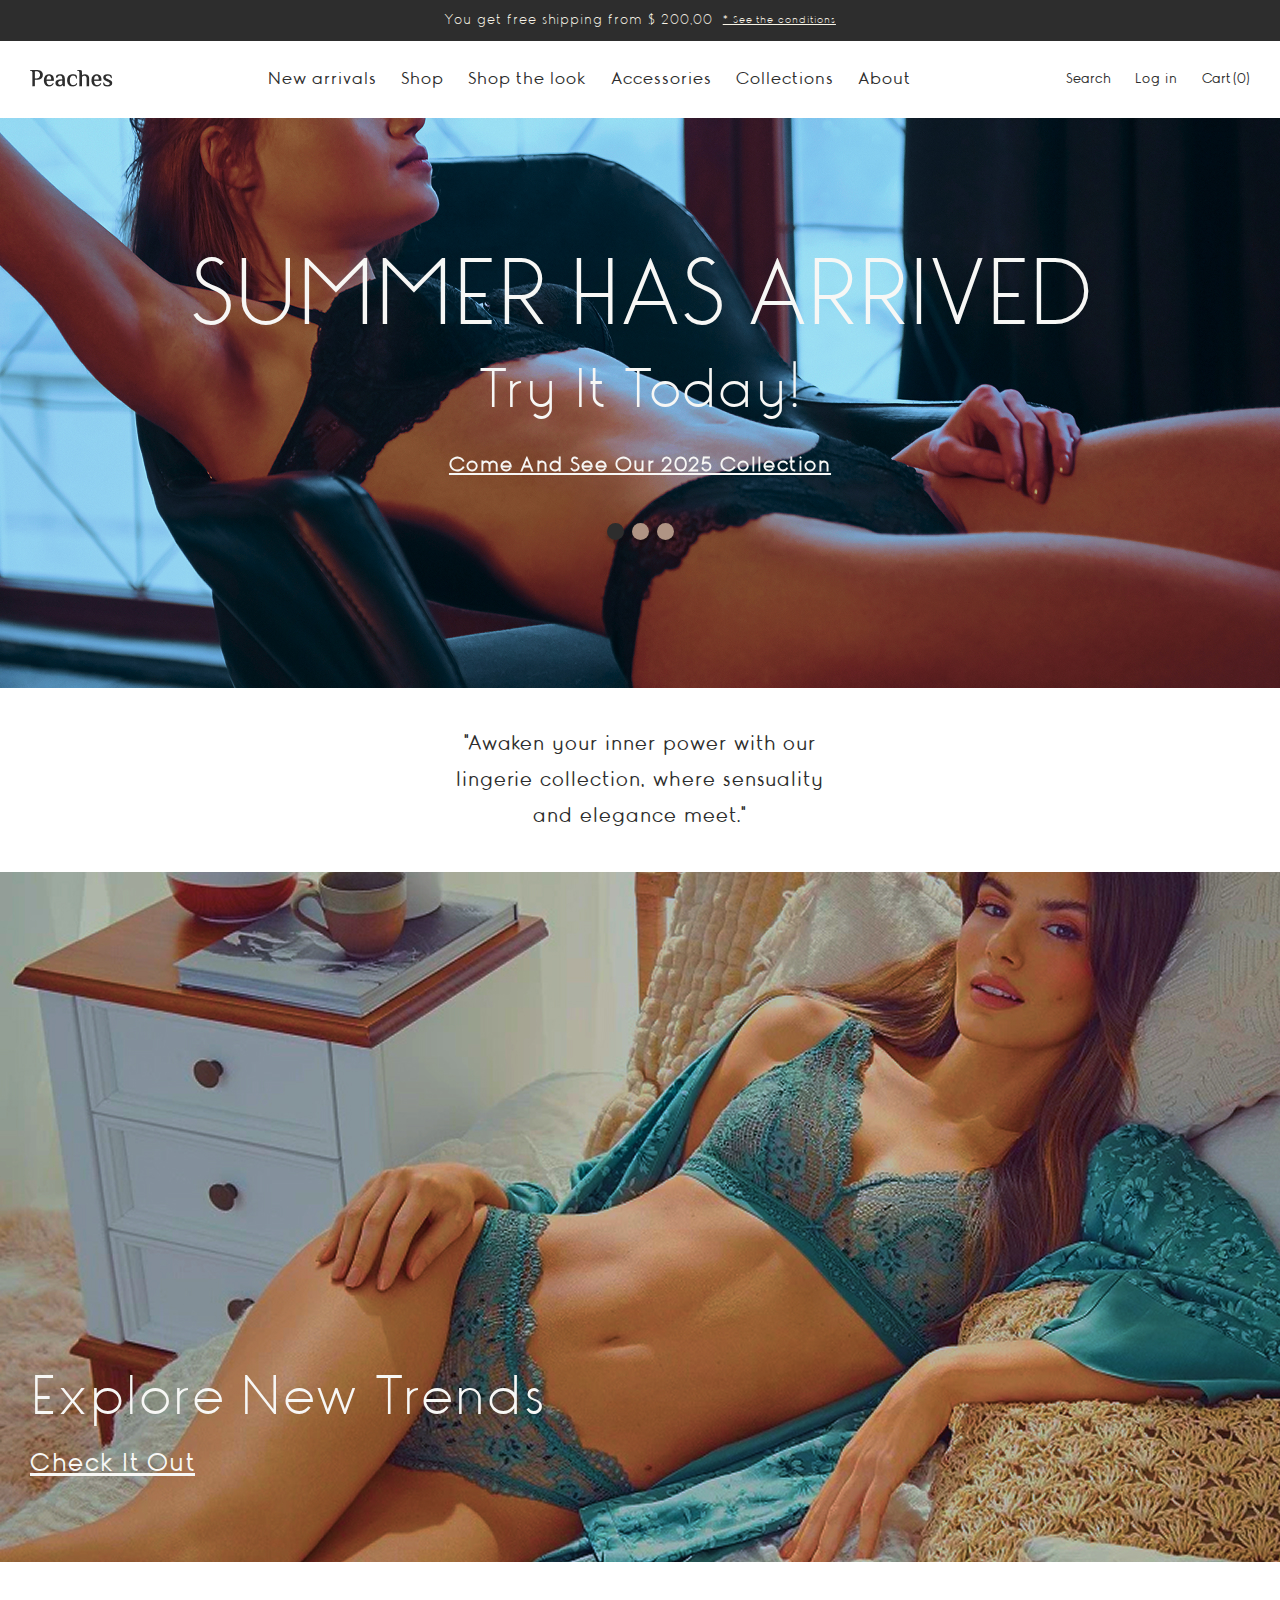
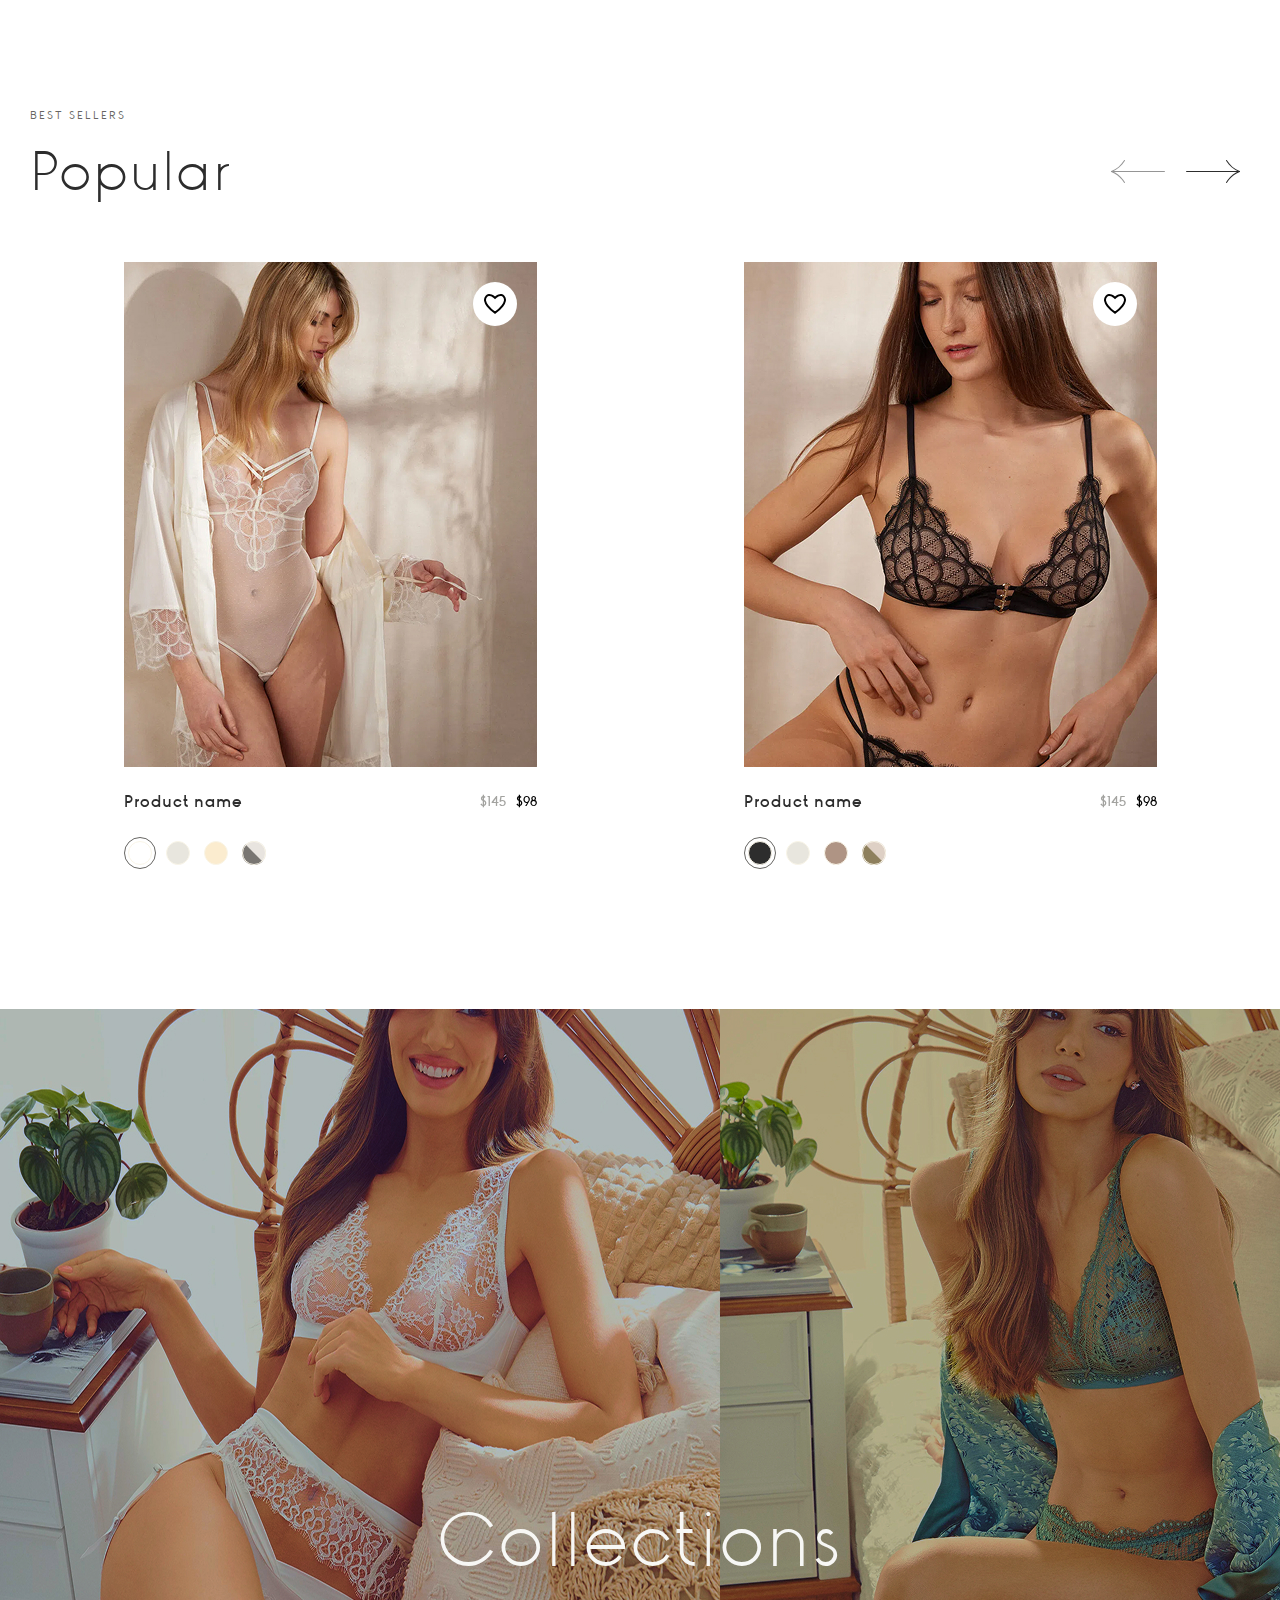
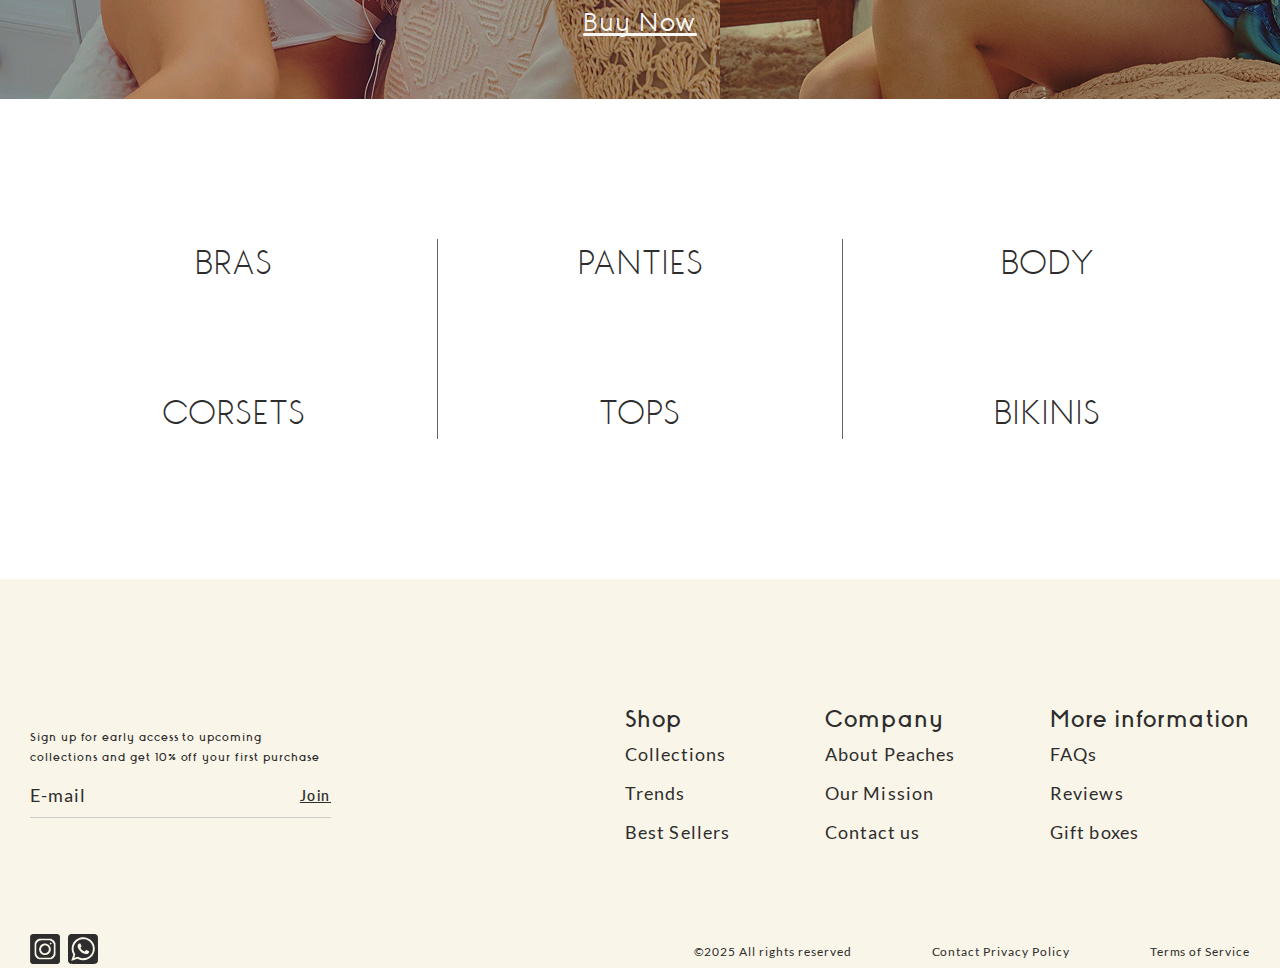
<file: index.html>
<!DOCTYPE html>
<html lang="en">
<head>
    <meta charset="UTF-8">
    <meta name="viewport" content="width=device-width, initial-scale=1.0">
    <title>Peaches</title>
    <link rel="stylesheet" href="assets/scss/styles.css">
    <link rel="stylesheet" href="https://cdn.jsdelivr.net/npm/swiper@11/swiper-bundle.min.css"/>
</head>
<body>
    <header class="header">
        <div class="header__top">
            <div class="header__top-text">
                You get free shipping from $ 200,00
            </div>
            <a class="header__top-link" href="#">* See the conditions</a>
        </div>
        <div class="header__bottom">
            <div class="container">
                <div class="header__row">
                    <div class="header__content-wrapper">
                        <div class="header__menu-icon">
                            <span></span>
                        </div>
                        <div class="header__logo">
                            <img src="assets/img/logo.png" alt="Peaches">
                         </div>
                    </div>
                    <nav class="header__nav">
                        <ul class="header__menu menu">
                            <li class="menu__item">
                                <a class="menu__link" data-parent="1" href="#">New arrivals</a>
                                <div class="menu__sub-menu sub-menu" data-submenu="1">
                            <ul class="sub-menu__list">
                                <li class="sub-menu__item">
                                    <a class="sub-menu__link" href="#">All</a>
                                </li>
                                <li class="sub-menu__item">
                                    <a class="sub-menu__link" href="#">New in</a>
                                </li>
                                <li class="sub-menu__item">
                                    <a class="sub-menu__link" href="#">Bestsellers</a>
                                </li>
                            </ul>
                            <ul class="sub-menu__list">
                                <li class="sub-menu__item">
                                    <a class="sub-menu__link" href="#">Accessories</a>
                                </li>
                                <li class="sub-menu__item">
                                    <a class="sub-menu__link" href="#">Shop the look</a>
                                </li>
                                <li class="sub-menu__item">
                                    <a class="sub-menu__link" href="#">COllections</a>
                                </li>
                                <li class="sub-menu__item">
                                    <a class="sub-menu__link" href="#">Gift card</a>
                                </li>
                            </ul>
                            <ul class="sub-menu__list">
                                <li class="sub-menu__item">
                                    <a class="sub-menu__link" href="#">Dress</a>
                                </li>
                                <li class="sub-menu__item">
                                    <a class="sub-menu__link" href="#">tShirt</a>
                                </li>
                                <li class="sub-menu__item">
                                    <a class="sub-menu__link" href="#">Schirt</a>
                                </li>
                                <li class="sub-menu__item">
                                    <a class="sub-menu__link" href="#">Pants</a>
                                </li>
                                <li class="sub-menu__item">
                                    <a class="sub-menu__link" href="#">Tops</a>
                                </li>
                                <li class="sub-menu__item">
                                    <a class="sub-menu__link" href="#">Hoodies </a>
                                </li>
                            </ul>
                        </div>
                            </li>
                            <li class="menu__item">
                                <a class="menu__link" data-parent="2" href="#">Shop</a>
                            </li>
                            <li class="menu__item">
                                <a class="menu__link" data-parent="3" href="#">Shop the look</a>
                            </li>
                            <li class="menu__item">
                                <a class="menu__link" data-parent="4" href="#">Accessories</a>
                            </li>
                            <li class="menu__item">
                                <a class="menu__link" href="#">Collections</a>
                            </li>
                            <li class="menu__item">
                                <a class="menu__link" href="#">About</a>
                            </li>
                        </ul>
                    </nav>
                    <div class="header__user-menu">
                        <ul class="user-menu">
                            <li class="user-menu__item search-item">
                                <button class="search-btn btn">Search</button>
                            </li>
                            <li class="user-menu__item auth-item">
                                <a class="user-menu__link" href="#">Log in</a>
                            </li>
                            <li class="user-menu__item">
                                <button class="cart-btn btn">
                                    Cart (<span>0</span>)
                                </button>
                            </li>
                        </ul>
                    </div>
                    <div class="header__search-container">
                        <div class="header__search-wrapper">
                            <input class="header__search-input" type="search" placeholder="Search">
                            <div class="header__search-close"></div>
                        </div>
                    </div>
                </div>
            </div>
        </div>
    </header>
    <main class="main">
        <section class="hero">
            <div class="swiper hero__slider">
                <div class="hero__slider-wrapper swiper-wrapper">
                    <div class="hero__slide swiper-slide">
                        <h1 class="hero__slide-title">
                            summer has arrived
                        </h1>
                        <p class="hero__slide-desc">try it today!</p>
                        <a class="hero__slide-link" href="catalog.html">come and see our 2025 collection</a>
                    </div>
                    <div class="hero__slide swiper-slide">
                        <h1 class="hero__slide-title">
                            summer has arrived
                        </h1>
                        <p class="hero__slide-desc">try it today!</p>
                        <a class="hero__slide-link" href="catalog.html">come and see our 2025 collection</a>
                    </div>
                    <div class="hero__slide swiper-slide">
                        <h1 class="hero__slide-title">
                            summer has arrived
                        </h1>
                        <p class="hero__slide-desc">try it today!</p>
                        <a class="hero__slide-link" href="catalog.html">come and see our 2025 collection</a>
                    </div>
                </div>
                <div class="hero__slider-pagination swiper-pagination"></div>
            </div>
        </section>
        <section class="info">
            <div class="container">
                <div class="info__text">
                    <p>"Awaken your inner power with our lingerie collection, where sensuality and elegance meet."</p>
                </div>
            </div>
        </section>
        <section class="trends">
            <div class="trends__container container">
                <div class="trends__content-wrapper">
                    <h2 class="trends__title">
                        Explore new trends
                    </h2>
                    <a class="trends__link" href="catalog.html" >Check it out</a>
                </div>
            </div>
        </section>
        <section class="best-sellers">
            <div class="container">
                <div class="best-sellers__top">
                    <div class="best-sellers__top-content">
                        <p class="best-sellers__top-text">
                            best sellers
                        </p>
                        <h2 class="best-sellers__top-title">
                            popular
                        </h2>
                    </div>
                    <div class="best-sellers__top-controls">
                        <div class="swiper-button-prev best-sellers__button-prev">
                            <svg width="54" height="23" viewBox="0 0 54 23" fill="none" xmlns="http://www.w3.org/2000/svg">
                                <g opacity="0.5" clip-path="url(#clip0_849_6672)">
                                    <path d="M0.676 11.032C0.551879 10.9853 0.414298 10.9899 0.293525 11.0446C0.172751 11.0994 0.0786782 11.1999 0.0320001 11.324C-0.014678 11.4481 -0.0101373 11.5857 0.0446233 11.7065C0.099384 11.8272 0.199879 11.9213 0.324 11.968C5.552 13.928 9.799 17.523 13.076 22.765C13.1463 22.8775 13.2584 22.9574 13.3876 22.9872C13.5168 23.017 13.6525 22.9943 13.765 22.924C13.8775 22.8537 13.9574 22.7416 13.9872 22.6124C14.017 22.4832 13.9943 22.3475 13.924 22.235C10.534 16.811 6.114 13.072 0.676 11.032Z" fill="#2D2D2D" />
                                    <path d="M0.676 11.968C0.551879 12.0147 0.414298 12.0101 0.293525 11.9554C0.172751 11.9006 0.0786782 11.8001 0.0320001 11.676C-0.014678 11.5519 -0.0101373 11.4143 0.0446233 11.2935C0.099384 11.1728 0.199879 11.0787 0.324 11.032C5.552 9.072 9.8 5.478 13.076 0.235003C13.1463 0.122551 13.2584 0.0426245 13.3876 0.0128062C13.5168 -0.0170121 13.6525 0.00572032 13.765 0.0760027C13.8775 0.146285 13.9574 0.25836 13.9872 0.387573C14.017 0.516785 13.9943 0.652551 13.924 0.765003C10.534 6.189 6.114 9.928 0.676 11.968Z" fill="#2D2D2D" />
                                    <path d="M0.5 12C0.367392 12 0.240215 11.9473 0.146447 11.8536C0.0526784 11.7598 0 11.6326 0 11.5C0 11.3674 0.0526784 11.2402 0.146447 11.1464C0.240215 11.0527 0.367392 11 0.5 11H53.5C53.6326 11 53.7598 11.0527 53.8536 11.1464C53.9473 11.2402 54 11.3674 54 11.5C54 11.6326 53.9473 11.7598 53.8536 11.8536C53.7598 11.9473 53.6326 12 53.5 12H0.5Z" fill="#2D2D2D" />
                                </g>
                                <defs>
                                    <clipPath id="clip0_849_6672">
                                    <rect width="54" height="23" fill="white" />
                                    </clipPath>
                                </defs>
                            </svg>
                        </div>
                        <div class="swiper-button-next best-sellers__button-next">
                            <svg width="54" height="23" viewBox="0 0 54 23" fill="none" xmlns="http://www.w3.org/2000/svg">
                                <g clip-path="url(#clip0_849_6676)">
                                    <path d="M53.324 11.032C53.4481 10.9853 53.5857 10.9899 53.7065 11.0446C53.8273 11.0994 53.9213 11.1999 53.968 11.324C54.0147 11.4481 54.0101 11.5857 53.9554 11.7065C53.9006 11.8272 53.8001 11.9213 53.676 11.968C48.448 13.928 44.201 17.523 40.924 22.765C40.8537 22.8775 40.7416 22.9574 40.6124 22.9872C40.4832 23.017 40.3475 22.9943 40.235 22.924C40.1226 22.8537 40.0426 22.7416 40.0128 22.6124C39.983 22.4832 40.0057 22.3475 40.076 22.235C43.466 16.811 47.886 13.072 53.324 11.032Z" fill="#2D2D2D" />
                                    <path d="M53.324 11.968C53.4481 12.0147 53.5857 12.0101 53.7065 11.9554C53.8273 11.9006 53.9213 11.8001 53.968 11.676C54.0147 11.5519 54.0101 11.4143 53.9554 11.2935C53.9006 11.1728 53.8001 11.0787 53.676 11.032C48.448 9.072 44.2 5.478 40.924 0.235003C40.8537 0.122551 40.7416 0.0426245 40.6124 0.0128062C40.4832 -0.0170121 40.3475 0.00572032 40.235 0.0760027C40.1226 0.146285 40.0426 0.25836 40.0128 0.387573C39.983 0.516785 40.0057 0.652551 40.076 0.765003C43.466 6.189 47.886 9.928 53.324 11.968Z" fill="#2D2D2D" />
                                    <path d="M53.5 12C53.6326 12 53.7598 11.9473 53.8536 11.8536C53.9473 11.7598 54 11.6326 54 11.5C54 11.3674 53.9473 11.2402 53.8536 11.1464C53.7598 11.0527 53.6326 11 53.5 11H0.5C0.367392 11 0.240215 11.0527 0.146447 11.1464C0.0526784 11.2402 0 11.3674 0 11.5C0 11.6326 0.0526784 11.7598 0.146447 11.8536C0.240215 11.9473 0.367392 12 0.5 12H53.5Z" fill="#2D2D2D" />
                                </g>
                                <defs>
                                    <clipPath id="clip0_849_6676">
                                    <rect width="54" height="23" fill="white" />
                                    </clipPath>
                                </defs>
                            </svg>
                        </div>
                    </div>
                </div>
                <div class="swiper best-sellers__slider">
                    <div class="swiper-wrapper best-sellers__slider-wrapper">
                        <div class="swiper-slide best-sellers__slide">
                            <div class="best-sellers__slide-wrapper">
                                <img src="assets/img/index/sliderImages/slider-img-1.jpg" alt="Product name">
                                <div class="best-sellers__icon">
                                    <svg class="best-sellers__slide-fav-icon" width="22" height="20" viewBox="0 0 22 20" fill="currentColor" xmlns="http://www.w3.org/2000/svg">
                                        <path d="M11.0225 18.7598C9.1113 17.3406 5.87097 14.7651 3.57812 11.8076C2.30287 10.1627 1.38344 8.47738 1.0957 6.87305C0.817564 5.32194 1.11871 3.80773 2.3789 2.36426C3.14446 1.48748 3.96954 1.12357 4.7793 1.02735C5.61762 0.92778 6.50482 1.10903 7.35547 1.43848C8.20174 1.76623 8.95803 2.21932 9.50879 2.59863C9.78193 2.78675 9.99945 2.953 10.1465 3.07031C10.2199 3.12887 10.2748 3.1758 10.3105 3.20606C10.3284 3.22113 10.3419 3.23156 10.3496 3.23828C10.353 3.24126 10.3551 3.24392 10.3564 3.24512L11.0176 3.83203L11.6807 3.25L11.6816 3.24902C11.683 3.24787 11.6857 3.24544 11.6895 3.24219C11.6973 3.23541 11.7105 3.22404 11.7285 3.20899C11.7647 3.17869 11.8207 3.13262 11.8945 3.07422C12.0431 2.95679 12.2626 2.78976 12.5381 2.60156C13.0936 2.22205 13.8555 1.76844 14.7061 1.44043C15.5614 1.11058 16.4506 0.92996 17.2861 1.0293C18.0922 1.1252 18.9087 1.48722 19.6592 2.35938C20.8901 3.79006 21.1831 5.29989 20.9014 6.85449C20.6103 8.46039 19.6949 10.1486 18.4287 11.7959C16.1516 14.7584 12.9341 17.3434 11.0225 18.7598Z" stroke="currentColor" stroke-width="2" />
                                    </svg>
                                </div>
                                <div class="best-sellers__slide-content">
                                    <h3 class="best-sellers__slide-name">
                                        Product name
                                    </h3>
                                    <div class="best-sellers__slide-prices">
                                        <p class="price old-price">$145</p>
                                        <p class="price">$98</p>
                                    </div>
                                </div>
                                <div class="best-sellers__slide-colors">
                                    <ul class="best-sellers__slide-colors-list">
                                        <li class="color-item active">
                                            <div class="color color--white"></div>
                                        </li>
                                        <li class="color-item">
                                            <div class="color color--lightgray"></div>
                                        </li>
                                        <li class="color-item">
                                            <div class="color color--vanilla"></div>
                                        </li>
                                        <li class="color-item">
                                            <svg width="24" height="24" viewBox="0 0 24 24" fill="none" xmlns="http://www.w3.org/2000/svg">
                                                <circle cx="12" cy="12" r="12" transform="rotate(45 12 12)" fill="#E8E4DF" />
                                                <path d="M20.4853 20.4853C18.2348 22.7357 15.1826 24 12 24C8.8174 24 5.76516 22.7357 3.51472 20.4853C1.26428 18.2348 1.08509e-06 15.1826 -2.63607e-07 12C-9.50197e-08 8.81739 1.26428 5.76514 3.51472 3.5147L12 12L20.4853 20.4853Z" fill="#797672" />
                                                <circle cx="12" cy="12" r="11.5" stroke="#F9F5E8" />
                                            </svg>
                                        </li>
                                    </ul>
                                </div>
                            </div>
                        </div>
                        <div class="swiper-slide best-sellers__slide">
                            <div class="best-sellers__slide-wrapper">
                                <img src="assets/img/index/sliderImages/slider-img-2.jpg" alt="Product name">
                                <div class="best-sellers__icon">
                                    <svg class="best-sellers__slide-fav-icon" width="22" height="20" viewBox="0 0 22 20" fill="currentColor" xmlns="http://www.w3.org/2000/svg">
                                        <path d="M11.0225 18.7598C9.1113 17.3406 5.87097 14.7651 3.57812 11.8076C2.30287 10.1627 1.38344 8.47738 1.0957 6.87305C0.817564 5.32194 1.11871 3.80773 2.3789 2.36426C3.14446 1.48748 3.96954 1.12357 4.7793 1.02735C5.61762 0.92778 6.50482 1.10903 7.35547 1.43848C8.20174 1.76623 8.95803 2.21932 9.50879 2.59863C9.78193 2.78675 9.99945 2.953 10.1465 3.07031C10.2199 3.12887 10.2748 3.1758 10.3105 3.20606C10.3284 3.22113 10.3419 3.23156 10.3496 3.23828C10.353 3.24126 10.3551 3.24392 10.3564 3.24512L11.0176 3.83203L11.6807 3.25L11.6816 3.24902C11.683 3.24787 11.6857 3.24544 11.6895 3.24219C11.6973 3.23541 11.7105 3.22404 11.7285 3.20899C11.7647 3.17869 11.8207 3.13262 11.8945 3.07422C12.0431 2.95679 12.2626 2.78976 12.5381 2.60156C13.0936 2.22205 13.8555 1.76844 14.7061 1.44043C15.5614 1.11058 16.4506 0.92996 17.2861 1.0293C18.0922 1.1252 18.9087 1.48722 19.6592 2.35938C20.8901 3.79006 21.1831 5.29989 20.9014 6.85449C20.6103 8.46039 19.6949 10.1486 18.4287 11.7959C16.1516 14.7584 12.9341 17.3434 11.0225 18.7598Z" stroke="currentColor" stroke-width="2" />
                                    </svg>
                                </div>
                                <div class="best-sellers__slide-content">
                                    <h3 class="best-sellers__slide-name">
                                        Product name
                                    </h3>
                                    <div class="best-sellers__slide-prices">
                                        <p class="price old-price">$145</p>
                                        <p class="price">$98</p>
                                    </div>
                                </div>
                                <div class="best-sellers__slide-colors">
                                    <ul class="best-sellers__slide-colors-list">
                                        <li class="color-item active">
                                            <div class="color color--black"></div>
                                        </li>
                                        <li class="color-item">
                                            <div class="color color--lightgray"></div>
                                        </li>
                                        <li class="color-item">
                                            <div class="color color--brown"></div>
                                        </li>
                                        <li class="color-item">
                                            <svg width="24" height="24" viewBox="0 0 24 24" fill="none" xmlns="http://www.w3.org/2000/svg">
                                                <circle cx="12" cy="12" r="12" transform="rotate(45 12 12)" fill="#DED0C5" />
                                                <path d="M20.4853 20.4853C18.2348 22.7357 15.1826 24 12 24C8.8174 24 5.76516 22.7357 3.51472 20.4853C1.26428 18.2348 1.08509e-06 15.1826 -2.63607e-07 12C-9.50197e-08 8.81739 1.26428 5.76514 3.51472 3.5147L12 12L20.4853 20.4853Z" fill="#8E805D" />
                                                <circle cx="12" cy="12" r="11.5" stroke="#F9F5E8" />
                                            </svg>
                                        </li>
                                    </ul>
                                </div>
                            </div>
                        </div>
                        <div class="swiper-slide best-sellers__slide">
                            <div class="best-sellers__slide-wrapper">
                                <img src="assets/img/index/sliderImages/slider-img-3.jpg" alt="Product name">
                                <div class="best-sellers__icon">
                                    <svg class="best-sellers__slide-fav-icon" width="22" height="20" viewBox="0 0 22 20" fill="currentColor" xmlns="http://www.w3.org/2000/svg">
                                        <path d="M11.0225 18.7598C9.1113 17.3406 5.87097 14.7651 3.57812 11.8076C2.30287 10.1627 1.38344 8.47738 1.0957 6.87305C0.817564 5.32194 1.11871 3.80773 2.3789 2.36426C3.14446 1.48748 3.96954 1.12357 4.7793 1.02735C5.61762 0.92778 6.50482 1.10903 7.35547 1.43848C8.20174 1.76623 8.95803 2.21932 9.50879 2.59863C9.78193 2.78675 9.99945 2.953 10.1465 3.07031C10.2199 3.12887 10.2748 3.1758 10.3105 3.20606C10.3284 3.22113 10.3419 3.23156 10.3496 3.23828C10.353 3.24126 10.3551 3.24392 10.3564 3.24512L11.0176 3.83203L11.6807 3.25L11.6816 3.24902C11.683 3.24787 11.6857 3.24544 11.6895 3.24219C11.6973 3.23541 11.7105 3.22404 11.7285 3.20899C11.7647 3.17869 11.8207 3.13262 11.8945 3.07422C12.0431 2.95679 12.2626 2.78976 12.5381 2.60156C13.0936 2.22205 13.8555 1.76844 14.7061 1.44043C15.5614 1.11058 16.4506 0.92996 17.2861 1.0293C18.0922 1.1252 18.9087 1.48722 19.6592 2.35938C20.8901 3.79006 21.1831 5.29989 20.9014 6.85449C20.6103 8.46039 19.6949 10.1486 18.4287 11.7959C16.1516 14.7584 12.9341 17.3434 11.0225 18.7598Z" stroke="currentColor" stroke-width="2" />
                                    </svg>
                                </div>
                                <div class="best-sellers__slide-content">
                                    <h3 class="best-sellers__slide-name">
                                        Product name
                                    </h3>
                                    <div class="best-sellers__slide-prices">
                                        <p class="price old-price">$145</p>
                                        <p class="price">$98</p>
                                    </div>
                                </div>
                                <div class="best-sellers__slide-colors">
                                    <ul class="best-sellers__slide-colors-list">
                                        <li class="color-item active">
                                            <div class="color color--black"></div>
                                        </li>
                                        <li class="color-item">
                                            <div class="color color--lightgray"></div>
                                        </li>
                                        <li class="color-item">
                                            <div class="color color--vanilla"></div>
                                        </li>
                                    </ul>
                                </div>
                            </div>
                        </div>
                        <div class="swiper-slide best-sellers__slide">
                            <div class="best-sellers__slide-wrapper">
                                <img src="assets/img/index/sliderImages/slider-img-1.jpg" alt="Product name">
                                <div class="best-sellers__icon">
                                    <svg class="best-sellers__slide-fav-icon" width="22" height="20" viewBox="0 0 22 20" fill="currentColor" xmlns="http://www.w3.org/2000/svg">
                                        <path d="M11.0225 18.7598C9.1113 17.3406 5.87097 14.7651 3.57812 11.8076C2.30287 10.1627 1.38344 8.47738 1.0957 6.87305C0.817564 5.32194 1.11871 3.80773 2.3789 2.36426C3.14446 1.48748 3.96954 1.12357 4.7793 1.02735C5.61762 0.92778 6.50482 1.10903 7.35547 1.43848C8.20174 1.76623 8.95803 2.21932 9.50879 2.59863C9.78193 2.78675 9.99945 2.953 10.1465 3.07031C10.2199 3.12887 10.2748 3.1758 10.3105 3.20606C10.3284 3.22113 10.3419 3.23156 10.3496 3.23828C10.353 3.24126 10.3551 3.24392 10.3564 3.24512L11.0176 3.83203L11.6807 3.25L11.6816 3.24902C11.683 3.24787 11.6857 3.24544 11.6895 3.24219C11.6973 3.23541 11.7105 3.22404 11.7285 3.20899C11.7647 3.17869 11.8207 3.13262 11.8945 3.07422C12.0431 2.95679 12.2626 2.78976 12.5381 2.60156C13.0936 2.22205 13.8555 1.76844 14.7061 1.44043C15.5614 1.11058 16.4506 0.92996 17.2861 1.0293C18.0922 1.1252 18.9087 1.48722 19.6592 2.35938C20.8901 3.79006 21.1831 5.29989 20.9014 6.85449C20.6103 8.46039 19.6949 10.1486 18.4287 11.7959C16.1516 14.7584 12.9341 17.3434 11.0225 18.7598Z" stroke="currentColor" stroke-width="2" />
                                    </svg>
                                </div>
                                <div class="best-sellers__slide-content">
                                    <h3 class="best-sellers__slide-name">
                                        Product name
                                    </h3>
                                    <div class="best-sellers__slide-prices">
                                        <p class="price old-price">$145</p>
                                        <p class="price">$98</p>
                                    </div>
                                </div>
                                <div class="best-sellers__slide-colors">
                                    <ul class="best-sellers__slide-colors-list">
                                        <li class="color-item active">
                                            <div class="color color--white"></div>
                                        </li>
                                        <li class="color-item">
                                            <div class="color color--lightgray"></div>
                                        </li>
                                        <li class="color-item">
                                            <div class="color color--vanilla"></div>
                                        </li>
                                        <li class="color-item">
                                            <svg width="24" height="24" viewBox="0 0 24 24" fill="none" xmlns="http://www.w3.org/2000/svg">
                                                <circle cx="12" cy="12" r="12" transform="rotate(45 12 12)" fill="#E8E4DF" />
                                                <path d="M20.4853 20.4853C18.2348 22.7357 15.1826 24 12 24C8.8174 24 5.76516 22.7357 3.51472 20.4853C1.26428 18.2348 1.08509e-06 15.1826 -2.63607e-07 12C-9.50197e-08 8.81739 1.26428 5.76514 3.51472 3.5147L12 12L20.4853 20.4853Z" fill="#797672" />
                                                <circle cx="12" cy="12" r="11.5" stroke="#F9F5E8" />
                                            </svg>
                                        </li>
                                    </ul>
                                </div>
                            </div>
                        </div>
                        <div class="swiper-slide best-sellers__slide">
                            <div class="best-sellers__slide-wrapper">
                                <img src="assets/img/index/sliderImages/slider-img-2.jpg" alt="Product name">
                                <div class="best-sellers__icon">
                                    <svg class="best-sellers__slide-fav-icon" width="22" height="20" viewBox="0 0 22 20" fill="currentColor" xmlns="http://www.w3.org/2000/svg">
                                        <path d="M11.0225 18.7598C9.1113 17.3406 5.87097 14.7651 3.57812 11.8076C2.30287 10.1627 1.38344 8.47738 1.0957 6.87305C0.817564 5.32194 1.11871 3.80773 2.3789 2.36426C3.14446 1.48748 3.96954 1.12357 4.7793 1.02735C5.61762 0.92778 6.50482 1.10903 7.35547 1.43848C8.20174 1.76623 8.95803 2.21932 9.50879 2.59863C9.78193 2.78675 9.99945 2.953 10.1465 3.07031C10.2199 3.12887 10.2748 3.1758 10.3105 3.20606C10.3284 3.22113 10.3419 3.23156 10.3496 3.23828C10.353 3.24126 10.3551 3.24392 10.3564 3.24512L11.0176 3.83203L11.6807 3.25L11.6816 3.24902C11.683 3.24787 11.6857 3.24544 11.6895 3.24219C11.6973 3.23541 11.7105 3.22404 11.7285 3.20899C11.7647 3.17869 11.8207 3.13262 11.8945 3.07422C12.0431 2.95679 12.2626 2.78976 12.5381 2.60156C13.0936 2.22205 13.8555 1.76844 14.7061 1.44043C15.5614 1.11058 16.4506 0.92996 17.2861 1.0293C18.0922 1.1252 18.9087 1.48722 19.6592 2.35938C20.8901 3.79006 21.1831 5.29989 20.9014 6.85449C20.6103 8.46039 19.6949 10.1486 18.4287 11.7959C16.1516 14.7584 12.9341 17.3434 11.0225 18.7598Z" stroke="currentColor" stroke-width="2" />
                                    </svg>
                                </div>
                                <div class="best-sellers__slide-content">
                                    <h3 class="best-sellers__slide-name">
                                        Product name
                                    </h3>
                                    <div class="best-sellers__slide-prices">
                                        <p class="price old-price">$145</p>
                                        <p class="price">$98</p>
                                    </div>
                                </div>
                                <div class="best-sellers__slide-colors">
                                    <ul class="best-sellers__slide-colors-list">
                                        <li class="color-item active">
                                            <div class="color color--black"></div>
                                        </li>
                                        <li class="color-item">
                                            <div class="color color--lightgray"></div>
                                        </li>
                                        <li class="color-item">
                                            <div class="color color--brown"></div>
                                        </li>
                                        <li class="color-item">
                                            <svg width="24" height="24" viewBox="0 0 24 24" fill="none" xmlns="http://www.w3.org/2000/svg">
                                                <circle cx="12" cy="12" r="12" transform="rotate(45 12 12)" fill="#DED0C5" />
                                                <path d="M20.4853 20.4853C18.2348 22.7357 15.1826 24 12 24C8.8174 24 5.76516 22.7357 3.51472 20.4853C1.26428 18.2348 1.08509e-06 15.1826 -2.63607e-07 12C-9.50197e-08 8.81739 1.26428 5.76514 3.51472 3.5147L12 12L20.4853 20.4853Z" fill="#8E805D" />
                                                <circle cx="12" cy="12" r="11.5" stroke="#F9F5E8" />
                                            </svg>
                                        </li>
                                    </ul>
                                </div>
                            </div>
                        </div>
                        <div class="swiper-slide best-sellers__slide">
                            <div class="best-sellers__slide-wrapper">
                                <img src="assets/img/index/sliderImages/slider-img-3.jpg" alt="Product name">
                                <div class="best-sellers__icon">
                                    <svg class="best-sellers__slide-fav-icon" width="22" height="20" viewBox="0 0 22 20" fill="currentColor" xmlns="http://www.w3.org/2000/svg">
                                        <path d="M11.0225 18.7598C9.1113 17.3406 5.87097 14.7651 3.57812 11.8076C2.30287 10.1627 1.38344 8.47738 1.0957 6.87305C0.817564 5.32194 1.11871 3.80773 2.3789 2.36426C3.14446 1.48748 3.96954 1.12357 4.7793 1.02735C5.61762 0.92778 6.50482 1.10903 7.35547 1.43848C8.20174 1.76623 8.95803 2.21932 9.50879 2.59863C9.78193 2.78675 9.99945 2.953 10.1465 3.07031C10.2199 3.12887 10.2748 3.1758 10.3105 3.20606C10.3284 3.22113 10.3419 3.23156 10.3496 3.23828C10.353 3.24126 10.3551 3.24392 10.3564 3.24512L11.0176 3.83203L11.6807 3.25L11.6816 3.24902C11.683 3.24787 11.6857 3.24544 11.6895 3.24219C11.6973 3.23541 11.7105 3.22404 11.7285 3.20899C11.7647 3.17869 11.8207 3.13262 11.8945 3.07422C12.0431 2.95679 12.2626 2.78976 12.5381 2.60156C13.0936 2.22205 13.8555 1.76844 14.7061 1.44043C15.5614 1.11058 16.4506 0.92996 17.2861 1.0293C18.0922 1.1252 18.9087 1.48722 19.6592 2.35938C20.8901 3.79006 21.1831 5.29989 20.9014 6.85449C20.6103 8.46039 19.6949 10.1486 18.4287 11.7959C16.1516 14.7584 12.9341 17.3434 11.0225 18.7598Z" stroke="currentColor" stroke-width="2" />
                                    </svg>
                                </div>
                                <div class="best-sellers__slide-content">
                                    <h3 class="best-sellers__slide-name">
                                        Product name
                                    </h3>
                                    <div class="best-sellers__slide-prices">
                                        <p class="price old-price">$145</p>
                                        <p class="price">$98</p>
                                    </div>
                                </div>
                                <div class="best-sellers__slide-colors">
                                    <ul class="best-sellers__slide-colors-list">
                                        <li class="color-item active">
                                            <div class="color color--black"></div>
                                        </li>
                                        <li class="color-item">
                                            <div class="color color--lightgray"></div>
                                        </li>
                                        <li class="color-item">
                                            <div class="color color--vanilla"></div>
                                        </li>
                                    </ul>
                                </div>
                            </div>
                        </div>
                    </div>
                </div>
            </div>
        </section>
        <section class="collections">
            <div class="collections__wrapper container">
                <h2 class="collections__title">Collections</h2>
                <a class="collections__link" href="catalog.html">buy now</a>
            </div>
        </section>
        <section class="categories">
            <div class="container">
                <div class="categories__columns">
                    <div class="categories__column">
                        <a class="categories__column-link" href="catalog.html">bras</a>
                        <a class="categories__column-link" href="catalog.html">Corsets</a>
                    </div>
                    <div class="categories__column">
                        <a class="categories__column-link" href="catalog.html">panties</a>
                        <a class="categories__column-link" href="catalog.html">tops</a>
                    </div>
                    <div class="categories__column">
                        <a class="categories__column-link" href="catalog.html">Body</a>
                        <a class="categories__column-link" href="catalog.html">bikinis</a>
                    </div>
                </div>
            </div>
        </section>
    </main>
    <footer class="footer">
        <div class="container">
            <div class="footer__top">
                <div class="footer__top-form-container">
                    <p class="footer__top-form-text">
                        Sign up for early access to upcoming collections and get 10% off your first purchase
                    </p>
                    <form class="footer__top-form" action="#">
                        <input class="footer__top-form-input" type="email" name="email" placeholder="E-mail">
                        <button class="footer__top-form-btn btn" type="submit">Join</button>
                    </form>
                </div>
                <div class="footer__top-lists">
                    <ul class="footer__top-list">
                        <li class="footer__top-list-title">Shop</li>
                        <li class="footer__top-list-item">
                            <a class="footer__top-list-link" href="#">Collections</a>
                        </li>
                        <li class="footer__top-list-item">
                            <a class="footer__top-list-link" href="#">Trends</a>
                        </li>
                        <li class="footer__top-list-item">
                            <a class="footer__top-list-link" href="#">Best Sellers</a>
                        </li>
                    </ul>
                    <ul class="footer__top-list">
                        <li class="footer__top-list-title">Company</li>
                        <li class="footer__top-list-item">
                            <a class="footer__top-list-link" href="#">About Peaches</a>
                        </li>
                        <li class="footer__top-list-item">
                            <a class="footer__top-list-link" href="#">Our Mission</a>
                        </li>
                        <li class="footer__top-list-item">
                            <a class="footer__top-list-link" href="#">Contact us</a>
                        </li>
                    </ul>
                    <ul class="footer__top-list">
                        <li class="footer__top-list-title">More information</li>
                        <li class="footer__top-list-item">
                            <a class="footer__top-list-link" href="#">FAQs</a>
                        </li>
                        <li class="footer__top-list-item">
                            <a class="footer__top-list-link" href="#">Reviews</a>
                        </li>
                        <li class="footer__top-list-item">
                            <a class="footer__top-list-link" href="#">Gift boxes</a>
                        </li>
                    </ul>
                </div>
            </div>
            <div class="footer__bottom">
                <div class="footer__bottom-social">
                    <ul class="footer__bottom-social-list">
                        <li class="social-list__item">
                            <a href="#">
                                <svg width="30" height="30" viewBox="0 0 30 30" fill="none" xmlns="http://www.w3.org/2000/svg">
                                    <g clip-path="url(#clip0_7939_5443)">
                                        <path d="M2.20207 0.198895C1.9777 0.256907 1.67022 0.364641 1.52894 0.439226C1.13005 0.646408 0.548334 1.26796 0.323958 1.71547L0.124512 2.11326V15.0414V27.9696L0.323958 28.3674C0.556645 28.8398 1.14667 29.4448 1.5705 29.6602C2.23532 30 2.32673 30 15.0414 30C27.7561 30 27.8475 30 28.5123 29.6602C28.9361 29.4448 29.5262 28.8398 29.7589 28.3674L29.9583 27.9696V15.0414V2.11326L29.7589 1.71547C29.5262 1.24309 28.9361 0.638121 28.5123 0.422651C28.3461 0.339779 28.0137 0.223757 27.7727 0.174032C27.1079 0.0331497 2.77548 0.0580101 2.20207 0.198895ZM21.565 5.05525C23.3683 5.75967 24.6065 7.03591 25.2381 8.82597L25.4708 9.48895V15.0414V20.5939L25.2381 21.2569C24.6065 23.047 23.3683 24.3232 21.565 25.0276L20.817 25.3177H15.0414H9.26579L8.51786 25.0276C6.71454 24.3232 5.47631 23.047 4.84473 21.2569L4.61205 20.5939V15.0414V9.48895L4.84473 8.82597C5.5511 6.81215 7.07188 5.41989 9.16606 4.84807C9.5234 4.74862 10.6037 4.73204 15.2076 4.74862L20.817 4.76519L21.565 5.05525Z" fill="#2D2D2D" />
                                        <path d="M10.6702 6.38946C8.77551 6.61322 7.2298 7.8646 6.49019 9.77068L6.27413 10.3176L6.2492 14.8342C6.22426 19.8066 6.24089 20.0469 6.73119 21.0248C7.3046 22.1685 8.50127 23.221 9.69795 23.627L10.263 23.8259H15.0414H19.8198L20.3849 23.627C21.5816 23.221 22.7783 22.1685 23.3517 21.0248C23.842 20.0469 23.8586 19.8066 23.8337 14.8342L23.8088 10.3176L23.5927 9.76239C22.9528 8.12151 21.7063 6.96128 20.0691 6.4972C19.6287 6.37289 19.0553 6.34802 15.4154 6.33145C13.1301 6.32316 10.9943 6.34802 10.6702 6.38946ZM21.1993 8.80935C21.2741 8.85907 21.3988 8.99996 21.4736 9.12427C22.0304 10.0607 20.6924 11.0138 19.9943 10.185C19.7367 9.8867 19.7035 9.34803 19.9112 9.0414C20.1855 8.66018 20.7838 8.55245 21.1993 8.80935ZM16.4957 9.65466C18.0747 10.0607 19.3794 11.1298 20.1855 12.6795C20.6509 13.5745 20.8004 14.2044 20.8004 15.29C20.8004 16.3757 20.6509 17.0055 20.1855 17.9005C19.5456 19.127 18.7146 19.9558 17.5761 20.511C16.7035 20.9337 16.0553 21.0745 14.9999 21.0828C13.8863 21.0911 13.4043 20.9751 12.3822 20.4944C11.7173 20.1795 11.493 20.0055 10.8863 19.4005C10.3046 18.8204 10.1052 18.5469 9.78105 17.9005C8.91679 16.1768 8.91679 14.4033 9.78105 12.6795C10.6038 11.0303 12.2492 9.81211 14.0442 9.53035C14.6509 9.4309 15.8725 9.4972 16.4957 9.65466Z" fill="#2D2D2D" />
                                        <path d="M14.1603 11.4779C12.6146 11.8094 11.4013 13.0939 11.1354 14.6768C10.7032 17.2293 12.9885 19.5414 15.5481 19.1437C16.3957 19.0193 17.1187 18.6464 17.7337 18.0332C18.5232 17.2459 18.8639 16.4171 18.8639 15.2901C18.8639 14.163 18.5232 13.3343 17.742 12.5553C17.1354 11.9586 16.562 11.6354 15.814 11.4779C15.1326 11.3287 14.8251 11.3287 14.1603 11.4779Z" fill="#2D2D2D" />
                                    </g>
                                    <defs>
                                        <clipPath clipPath id="clip0_7939_5443">
                                        <rect width="30" height="30" fill="white" />
                                        </clipPath>
                                    </defs>
                                </svg>
                            </a>
                        </li>
                        <li class="social-list__item">
                            <a href="#">
                                <svg width="30" height="30" viewBox="0 0 30 30" fill="none" xmlns="http://www.w3.org/2000/svg">
                                    <path d="M3.27032 0.0424194C2.40736 0.153847 1.76144 0.476809 1.11001 1.12242C0.593278 1.63915 0.29389 2.14977 0.106237 2.85415C0.00644145 3.21232 0.000625127 3.95191 0.000625127 15.0063C0.000625127 28.1799 -0.034579 27.0409 0.42338 27.9804C0.722767 28.5911 1.41552 29.2835 2.02593 29.5832C2.96511 30.0412 1.82634 30.006 15 30.006C28.1737 30.006 27.0346 30.0412 27.9741 29.5832C28.5845 29.2838 29.2772 28.5911 29.5766 27.9804C30.0346 27.0412 29.9994 28.1799 29.9994 15.0063C29.9994 3.95191 29.9936 3.21232 29.8938 2.85415C29.5356 1.50967 28.5376 0.50589 27.1815 0.112522C26.8527 0.0127258 26.1012 0.00690842 15.2348 0.00109291C8.85919 -0.0047245 3.46991 0.013031 3.27032 0.0424194ZM17.3596 3.43548C19.7957 3.92864 21.8036 5.00282 23.4943 6.71711C25.0442 8.28445 26.0657 10.21 26.5469 12.4762C26.6936 13.1631 26.7055 13.3156 26.7113 14.6542C26.7113 15.805 26.6877 16.21 26.5999 16.6796C25.9307 20.3074 23.6235 23.3604 20.3183 24.9865C17.107 26.5658 13.1737 26.5422 9.945 24.9219L9.61623 24.7575L6.46378 25.7613C4.73205 26.3132 3.29358 26.7476 3.27613 26.7298C3.25868 26.7063 3.7047 25.3327 4.26827 23.6653L5.29562 20.6362L4.95521 19.9786C3.42307 17.0141 3.24674 13.5678 4.47399 10.4858C5.07858 8.95364 5.92409 7.70313 7.14521 6.51721C7.82021 5.85966 8.12572 5.60742 8.83592 5.14334C10.245 4.2216 11.8476 3.61119 13.5325 3.35283C14.3951 3.22395 16.538 3.27109 17.3596 3.43548Z" fill="#2D2D2D" />
                                    <path d="M13.7373 5.23179C10.1444 5.80118 7.13887 8.34322 6.02336 11.7599C5.14877 14.4427 5.5302 17.4779 7.03907 19.791C7.22091 20.0668 7.36785 20.331 7.36785 20.3723C7.36785 20.4133 7.10366 21.2178 6.7807 22.157C6.46356 23.0962 6.22877 23.8535 6.27009 23.8419C6.31111 23.8302 7.13887 23.5661 8.10774 23.2547L9.8808 22.697L10.4269 23.0199C11.4837 23.6304 12.8572 24.0767 14.1194 24.2291C14.9413 24.3231 16.3149 24.2643 17.0842 24.1058C21.0117 23.2838 23.9998 20.2664 24.7219 16.386C24.8863 15.5114 24.8747 13.6737 24.6983 12.8579C23.8522 8.92455 20.7585 5.93036 16.8546 5.26118C16.0443 5.12618 14.5063 5.10873 13.7373 5.23179ZM12.3166 9.59955C12.4516 9.72873 13.4731 12.1532 13.4731 12.347C13.4731 12.5582 13.2852 12.8754 12.8918 13.3275C12.6922 13.5507 12.5337 13.7855 12.5337 13.8501C12.5337 13.9146 12.6745 14.1788 12.8508 14.443C13.7254 15.7581 14.7763 16.6505 16.1735 17.2609C16.4787 17.3959 16.7134 17.4663 16.7958 17.4488C16.8662 17.4311 17.1304 17.1669 17.3771 16.8736C17.6236 16.5742 17.8939 16.2513 17.9701 16.1576C18.0934 16.011 18.1461 15.9932 18.3399 16.0226C18.5805 16.052 20.7938 17.091 20.9992 17.2673C21.1048 17.3555 21.1167 17.4139 21.0873 17.7721C21.0285 18.4707 20.8877 18.8053 20.4885 19.2103C19.9308 19.7738 19.1147 20.1084 18.2869 20.1142C17.87 20.1142 17.0774 19.903 16.0149 19.5038C14.5179 18.9403 13.5552 18.3063 12.4045 17.1378C11.6823 16.4098 11.4007 16.0694 10.79 15.1945C10.2028 14.349 9.99162 13.9676 9.76846 13.3042C9.45744 12.3651 9.51009 11.4669 9.93866 10.645C10.2087 10.1166 10.7254 9.5824 11.0364 9.50618C11.3833 9.41771 12.1874 9.47618 12.3166 9.59955Z" fill="#2D2D2D" />
                                </svg>
                            </a>
                        </li>
                    </ul>
                </div>
                <div class="footer__bottom-links">
                    <ul class="footer__bottom-links-list">
                        <li class="links-list__item">
                            <a class="links-list__link" href="#">©2025 All rights reserved</a>
                        </li>
                        <li class="links-list__item">
                            <a class="links-list__link" href="#">Contact Privacy Policy</a>
                        </li>
                        <li class="links-list__item">
                            <a class="links-list__link" href="#">Terms of Service</a>
                        </li>
                    </ul>
                </div>
            </div>
        </div>
    </footer>
    <div class="overlay hide"></div>
    <script src="https://cdn.jsdelivr.net/npm/swiper@11/swiper-bundle.min.js"></script>
    <script src="assets/js/toggleElements.js"></script>
    <script src="assets/js/menu.js"></script>
    <script src="assets/js/sub-menu.js"></script>
    <script src="assets/js/sliders.js"></script>
</body>
</html>
</file>
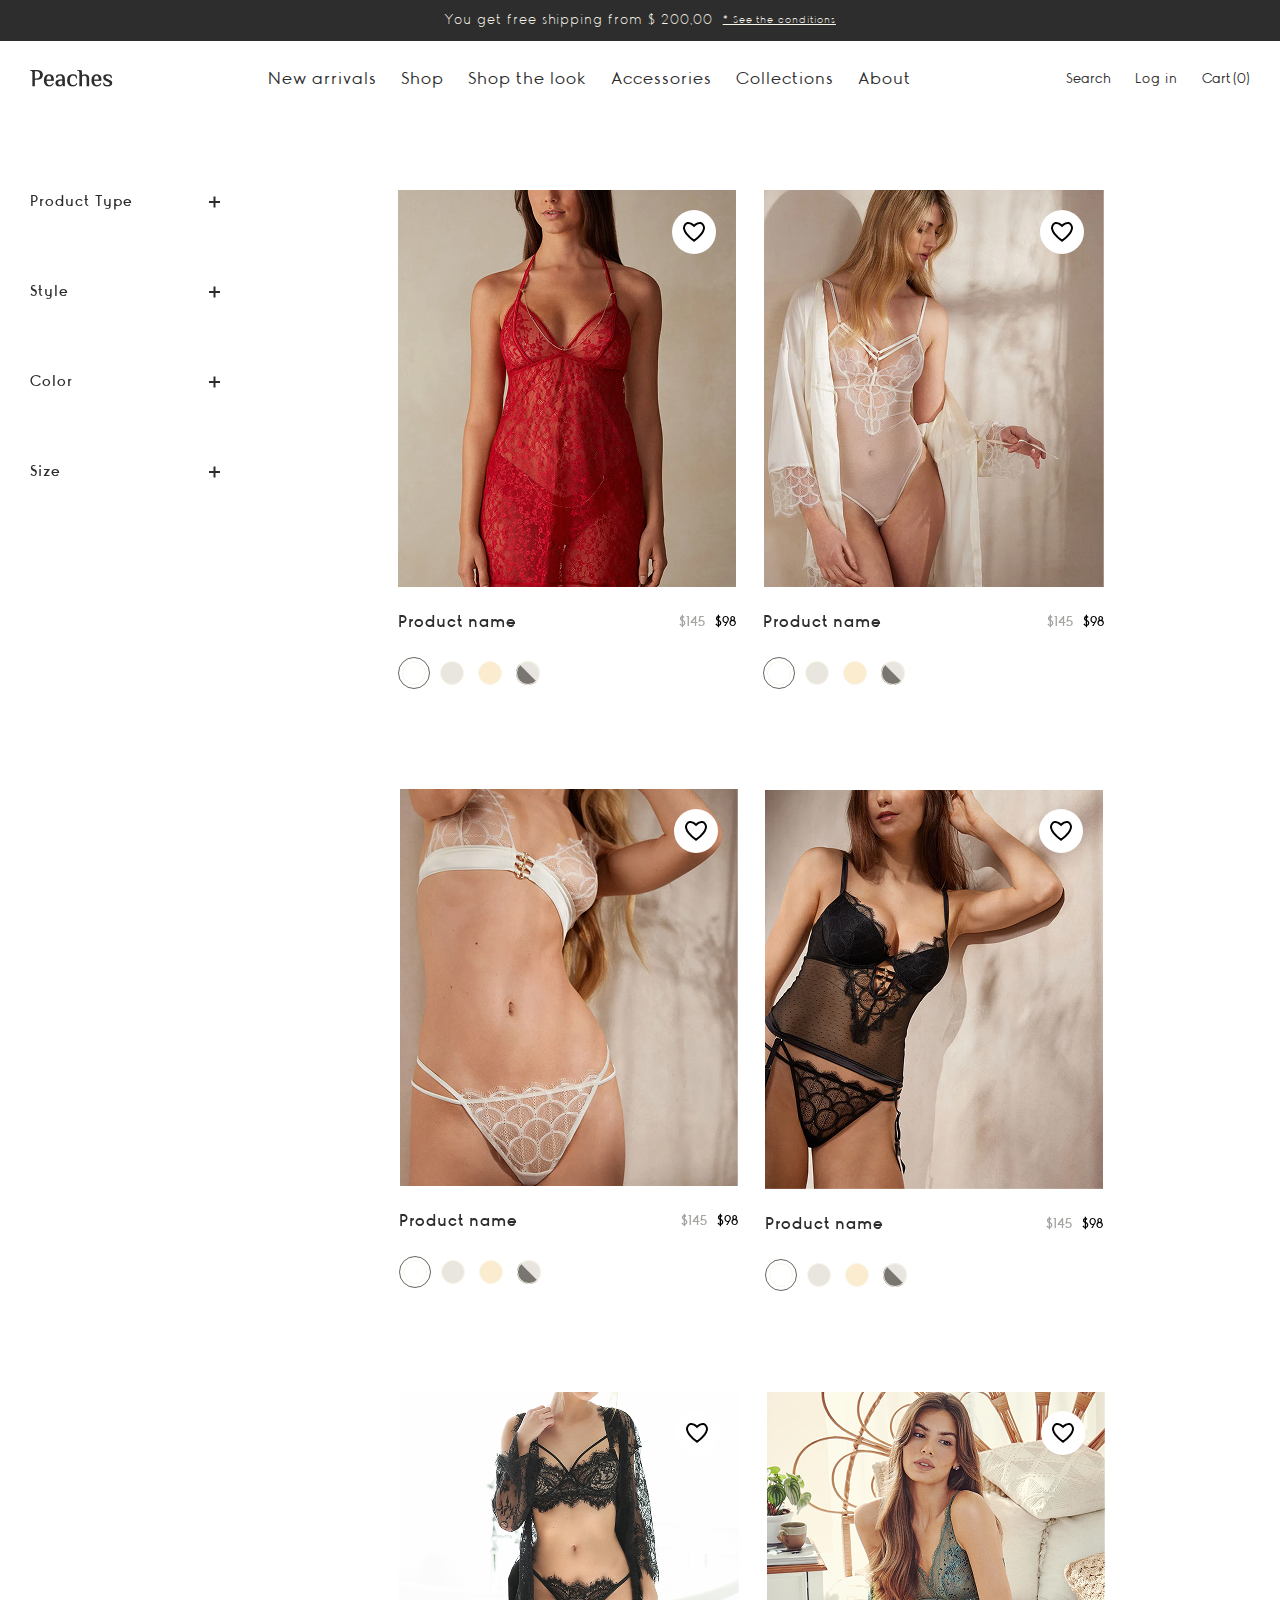
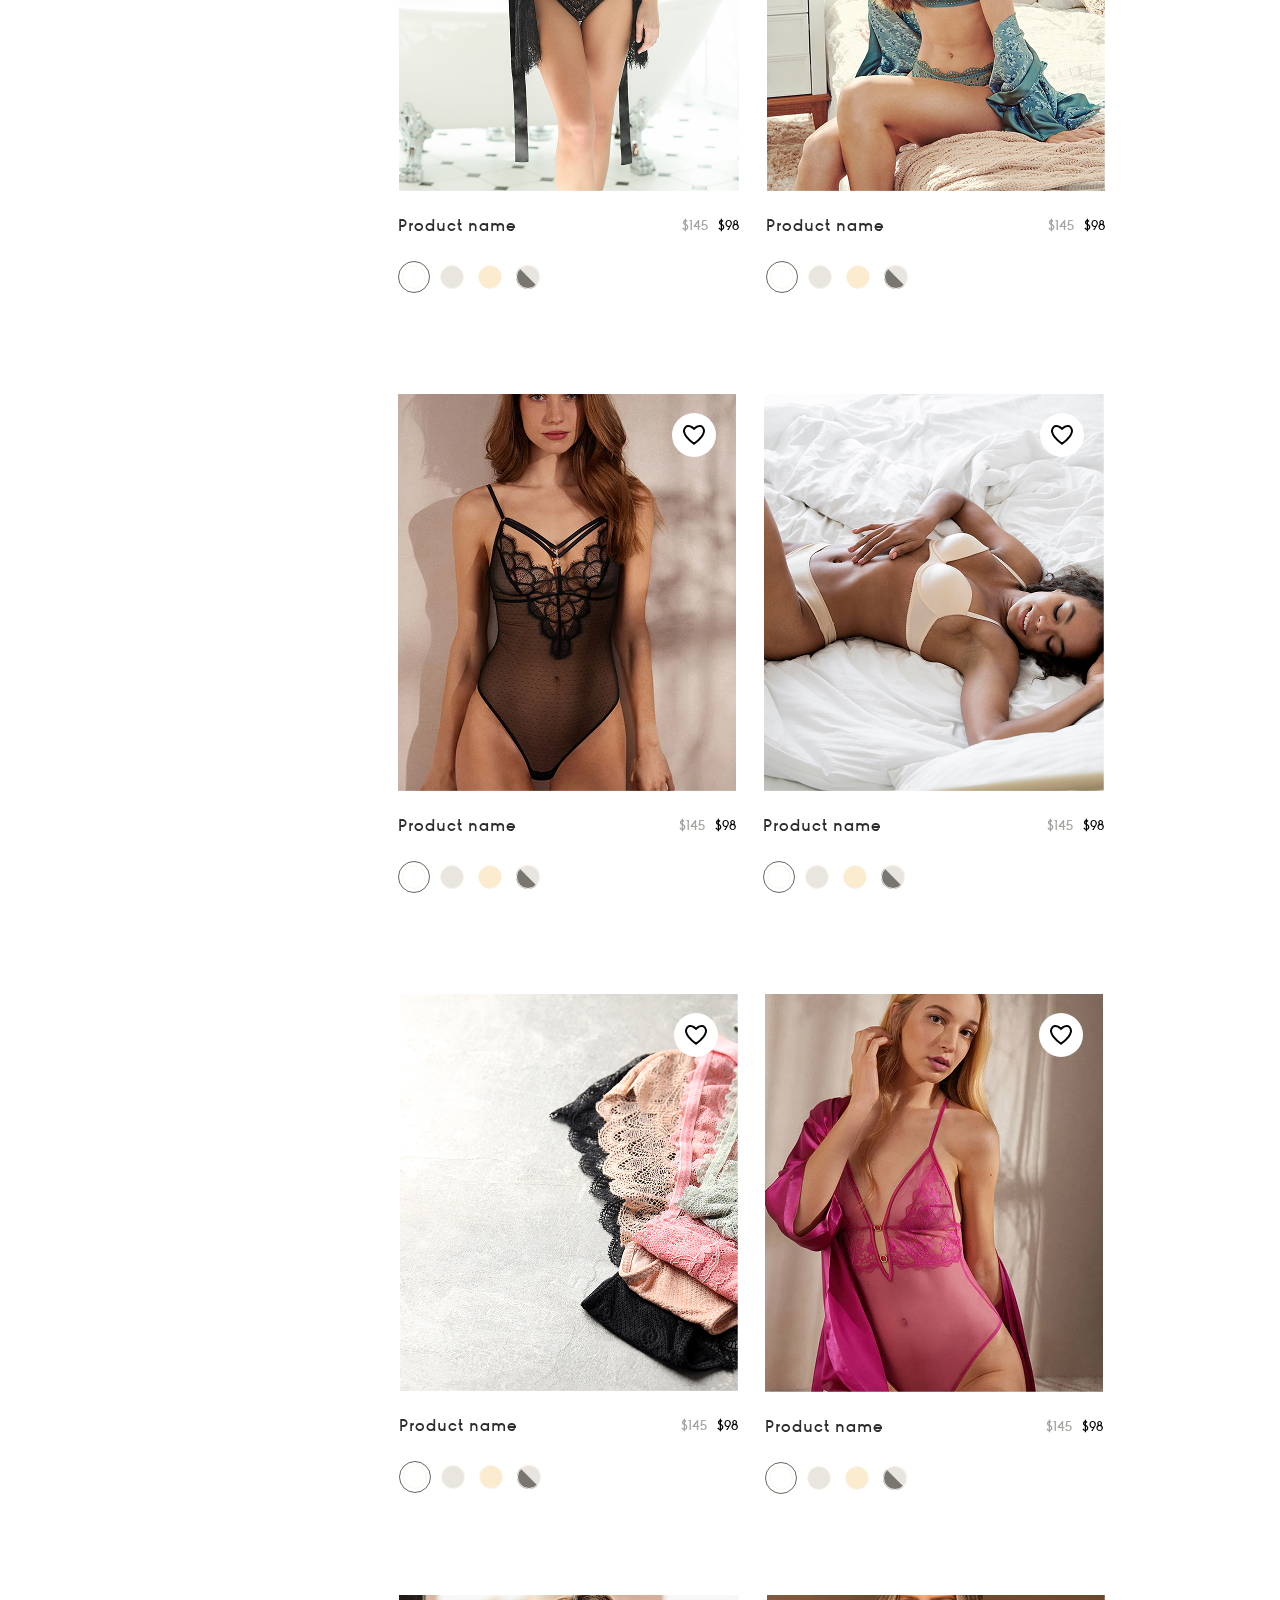
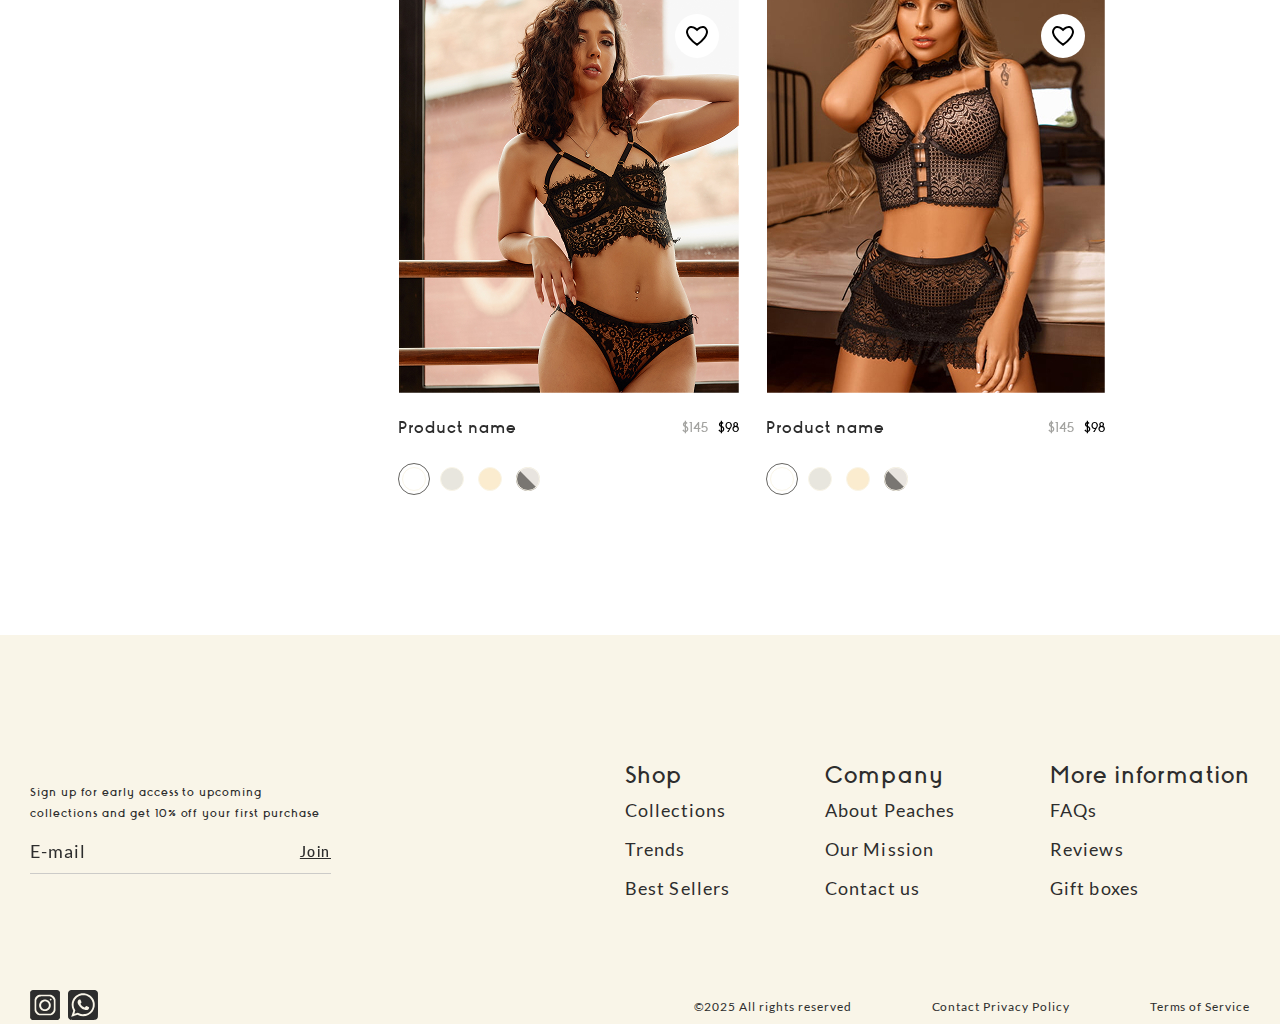
<file: catalog.html>
<!DOCTYPE html>
<html lang="en">
<head>
    <meta charset="UTF-8">
    <meta name="viewport" content="width=device-width, initial-scale=1.0">
    <title>Peaches — Catalog</title>
    <link rel="stylesheet" href="assets/scss/styles.css">
</head>
<body>
    <header class="header">
        <div class="header__top">
            <div class="header__top-text">
                You get free shipping from $ 200,00
            </div>
            <a class="header__top-link" href="#">* See the conditions</a>
        </div>
        <div class="header__bottom">
            <div class="container">
                <div class="header__row">
                    <div class="header__content-wrapper">
                        <div class="header__menu-icon">
                            <span></span>
                        </div>
                        <div class="header__logo">
                            <a href="index.html">
                                <img src="assets/img/logo.png" alt="Peaches">
                            </a>
                         </div>
                    </div>
                    <nav class="header__nav">
                        <ul class="header__menu menu">
                            <li class="menu__item">
                                <a class="menu__link" data-parent="1" href="#">New arrivals</a>
                                <div class="menu__sub-menu sub-menu" data-submenu="1">
                            <ul class="sub-menu__list">
                                <li class="sub-menu__item">
                                    <a class="sub-menu__link" href="#">All</a>
                                </li>
                                <li class="sub-menu__item">
                                    <a class="sub-menu__link" href="#">New in</a>
                                </li>
                                <li class="sub-menu__item">
                                    <a class="sub-menu__link" href="#">Bestsellers</a>
                                </li>
                            </ul>
                            <ul class="sub-menu__list">
                                <li class="sub-menu__item">
                                    <a class="sub-menu__link" href="#">Accessories</a>
                                </li>
                                <li class="sub-menu__item">
                                    <a class="sub-menu__link" href="#">Shop the look</a>
                                </li>
                                <li class="sub-menu__item">
                                    <a class="sub-menu__link" href="#">COllections</a>
                                </li>
                                <li class="sub-menu__item">
                                    <a class="sub-menu__link" href="#">Gift card</a>
                                </li>
                            </ul>
                            <ul class="sub-menu__list">
                                <li class="sub-menu__item">
                                    <a class="sub-menu__link" href="#">Dress</a>
                                </li>
                                <li class="sub-menu__item">
                                    <a class="sub-menu__link" href="#">tShirt</a>
                                </li>
                                <li class="sub-menu__item">
                                    <a class="sub-menu__link" href="#">Schirt</a>
                                </li>
                                <li class="sub-menu__item">
                                    <a class="sub-menu__link" href="#">Pants</a>
                                </li>
                                <li class="sub-menu__item">
                                    <a class="sub-menu__link" href="#">Tops</a>
                                </li>
                                <li class="sub-menu__item">
                                    <a class="sub-menu__link" href="#">Hoodies </a>
                                </li>
                            </ul>
                        </div>
                            </li>
                            <li class="menu__item">
                                <a class="menu__link" data-parent="2" href="#">Shop</a>
                            </li>
                            <li class="menu__item">
                                <a class="menu__link" data-parent="3" href="#">Shop the look</a>
                            </li>
                            <li class="menu__item">
                                <a class="menu__link" data-parent="4" href="#">Accessories</a>
                            </li>
                            <li class="menu__item">
                                <a class="menu__link" href="#">Collections</a>
                            </li>
                            <li class="menu__item">
                                <a class="menu__link" href="#">About</a>
                            </li>
                        </ul>
                    </nav>
                    <div class="header__user-menu">
                        <ul class="user-menu">
                            <li class="user-menu__item search-item">
                                <button class="search-btn btn">Search</button>
                            </li>
                            <li class="user-menu__item auth-item">
                                <a class="user-menu__link" href="#">Log in</a>
                            </li>
                            <li class="user-menu__item">
                                <button class="cart-btn btn">
                                    Cart (<span>0</span>)
                                </button>
                            </li>
                        </ul>
                    </div>
                    <div class="header__search-container">
                        <div class="header__search-wrapper">
                            <input class="header__search-input" type="search" placeholder="Search">
                            <div class="header__search-close"></div>
                        </div>
                    </div>
                </div>
            </div>
        </div>
    </header>
    <main>
        <section class="catalog">
            <div class="container">
                <div class="catalog__wrapper">
                    <div class="catalog__sidebar catalog-sidebar">
                        <div class="catalog-sidebar__accordion catalog-accordion">
                            <div class="sidebar-title">
                                <p>Product Type</p>
                                <div class="sidebar-icon"></div>
                            </div>
                            <ul class="catalog-sidebar__list">
                                <li class="catalog-sidebar__item">
                                    <p>panties</p>
                                </li>
                                <li class="catalog-sidebar__item">
                                    <p>sets</p>
                                </li>
                                <li class="catalog-sidebar__item">
                                    <p>bras</p>
                                </li>
                                <li class="catalog-sidebar__item">
                                    <p>body</p>
                                </li>
                                <li class="catalog-sidebar__item">
                                    <p>corsets</p>
                                </li>
                                <li class="catalog-sidebar__item">
                                    <p>tops</p>
                                </li>
                                <li class="catalog-sidebar__item">
                                    <p>bikinis</p>
                                </li>
                            </ul>
                        </div>
                        <div class="catalog-sidebar__accordion catalog-accordion">
                            <div class="sidebar-title">
                                <p>Style</p>
                                <div class="sidebar-icon"></div>
                            </div>
                            <ul class="catalog-sidebar__list">
                                <li class="catalog-sidebar__item">
                                    <p>panties</p>
                                </li>
                                <li class="catalog-sidebar__item">
                                    <p>sets</p>
                                </li>
                                <li class="catalog-sidebar__item">
                                    <p>bras</p>
                                </li>
                                <li class="catalog-sidebar__item">
                                    <p>body</p>
                                </li>
                                <li class="catalog-sidebar__item">
                                    <p>corsets</p>
                                </li>
                                <li class="catalog-sidebar__item">
                                    <p>tops</p>
                                </li>
                                <li class="catalog-sidebar__item">
                                    <p>bikinis</p>
                                </li>
                            </ul>
                        </div>
                        <div class="catalog-sidebar__accordion catalog-accordion">
                            <div class="sidebar-title">
                                <p>Color</p>
                                <div class="sidebar-icon"></div>
                            </div>
                            <ul class="catalog-sidebar__list">
                                <li class="catalog-sidebar__item">
                                    <p>Black</p>
                                </li>
                                <li class="catalog-sidebar__item">
                                    <p>White</p>
                                </li>
                                <li class="catalog-sidebar__item">
                                    <p>cream</p>
                                </li>
                                <li class="catalog-sidebar__item">
                                    <p>baby blue</p>
                                </li>
                                <li class="catalog-sidebar__item">
                                    <p>Brown</p>
                                </li>
                                <li class="catalog-sidebar__item">
                                    <p>grey</p>
                                </li>
                                <li class="catalog-sidebar__item">
                                    <p>rose</p>
                                </li>
                            </ul>
                        </div>
                        <div class="catalog-sidebar__accordion catalog-accordion">
                            <div class="sidebar-title">
                                <p>Size</p>
                                <div class="sidebar-icon"></div>
                            </div>
                            <ul class="catalog-sidebar__list">
                                <li class="catalog-sidebar__item">
                                    <p>pp</p>
                                </li>
                                <li class="catalog-sidebar__item">
                                    <p>p</p>
                                </li>
                                <li class="catalog-sidebar__item">
                                    <p>m</p>
                                </li>
                                <li class="catalog-sidebar__item">
                                    <p>g</p>
                                </li>
                                <li class="catalog-sidebar__item">
                                    <p>gg</p>
                                </li>
                            </ul>
                        </div>
                    </div>
                    <div class="catalog__cards">
                        <div class="catalog-card">
                            <img src="assets/img/catalog/cardImgs/card-img-1.jpg" alt="Product name">
                            <div class="catalog-card__icon">
                                <svg class="catalog-card__slide-fav-icon" width="22" height="20" viewBox="0 0 22 20" fill="currentColor" xmlns="http://www.w3.org/2000/svg">
                                    <path d="M11.0225 18.7598C9.1113 17.3406 5.87097 14.7651 3.57812 11.8076C2.30287 10.1627 1.38344 8.47738 1.0957 6.87305C0.817564 5.32194 1.11871 3.80773 2.3789 2.36426C3.14446 1.48748 3.96954 1.12357 4.7793 1.02735C5.61762 0.92778 6.50482 1.10903 7.35547 1.43848C8.20174 1.76623 8.95803 2.21932 9.50879 2.59863C9.78193 2.78675 9.99945 2.953 10.1465 3.07031C10.2199 3.12887 10.2748 3.1758 10.3105 3.20606C10.3284 3.22113 10.3419 3.23156 10.3496 3.23828C10.353 3.24126 10.3551 3.24392 10.3564 3.24512L11.0176 3.83203L11.6807 3.25L11.6816 3.24902C11.683 3.24787 11.6857 3.24544 11.6895 3.24219C11.6973 3.23541 11.7105 3.22404 11.7285 3.20899C11.7647 3.17869 11.8207 3.13262 11.8945 3.07422C12.0431 2.95679 12.2626 2.78976 12.5381 2.60156C13.0936 2.22205 13.8555 1.76844 14.7061 1.44043C15.5614 1.11058 16.4506 0.92996 17.2861 1.0293C18.0922 1.1252 18.9087 1.48722 19.6592 2.35938C20.8901 3.79006 21.1831 5.29989 20.9014 6.85449C20.6103 8.46039 19.6949 10.1486 18.4287 11.7959C16.1516 14.7584 12.9341 17.3434 11.0225 18.7598Z" stroke="currentColor" stroke-width="2" />
                                </svg>
                            </div>
                            <div class="catalog-card__slide-content">
                                <h3 class="catalog-card__slide-name">
                                    Product name
                                </h3>
                                <div class="catalog-card__slide-prices">
                                    <p class="price old-price">$145</p>
                                    <p class="price">$98</p>
                                </div>
                            </div>
                            <div class="catalog-card__slide-colors">
                                <ul class="catalog-card__slide-colors-list">
                                    <li class="color-item active">
                                        <div class="color color--white"></div>
                                    </li>
                                    <li class="color-item">
                                        <div class="color color--lightgray"></div>
                                    </li>
                                    <li class="color-item">
                                        <div class="color color--vanilla"></div>
                                    </li>
                                    <li class="color-item">
                                        <svg width="24" height="24" viewBox="0 0 24 24" fill="none" xmlns="http://www.w3.org/2000/svg">
                                            <circle cx="12" cy="12" r="12" transform="rotate(45 12 12)" fill="#E8E4DF" />
                                            <path d="M20.4853 20.4853C18.2348 22.7357 15.1826 24 12 24C8.8174 24 5.76516 22.7357 3.51472 20.4853C1.26428 18.2348 1.08509e-06 15.1826 -2.63607e-07 12C-9.50197e-08 8.81739 1.26428 5.76514 3.51472 3.5147L12 12L20.4853 20.4853Z" fill="#797672" />
                                            <circle cx="12" cy="12" r="11.5" stroke="#F9F5E8" />
                                        </svg>
                                    </li>
                                </ul>
                            </div>
                        </div>
                        <div class="catalog-card">
                            <img src="assets/img/catalog/cardImgs/card-img-2.jpg" alt="Product name">
                            <div class="catalog-card__icon">
                                <svg class="catalog-card__slide-fav-icon" width="22" height="20" viewBox="0 0 22 20" fill="currentColor" xmlns="http://www.w3.org/2000/svg">
                                    <path d="M11.0225 18.7598C9.1113 17.3406 5.87097 14.7651 3.57812 11.8076C2.30287 10.1627 1.38344 8.47738 1.0957 6.87305C0.817564 5.32194 1.11871 3.80773 2.3789 2.36426C3.14446 1.48748 3.96954 1.12357 4.7793 1.02735C5.61762 0.92778 6.50482 1.10903 7.35547 1.43848C8.20174 1.76623 8.95803 2.21932 9.50879 2.59863C9.78193 2.78675 9.99945 2.953 10.1465 3.07031C10.2199 3.12887 10.2748 3.1758 10.3105 3.20606C10.3284 3.22113 10.3419 3.23156 10.3496 3.23828C10.353 3.24126 10.3551 3.24392 10.3564 3.24512L11.0176 3.83203L11.6807 3.25L11.6816 3.24902C11.683 3.24787 11.6857 3.24544 11.6895 3.24219C11.6973 3.23541 11.7105 3.22404 11.7285 3.20899C11.7647 3.17869 11.8207 3.13262 11.8945 3.07422C12.0431 2.95679 12.2626 2.78976 12.5381 2.60156C13.0936 2.22205 13.8555 1.76844 14.7061 1.44043C15.5614 1.11058 16.4506 0.92996 17.2861 1.0293C18.0922 1.1252 18.9087 1.48722 19.6592 2.35938C20.8901 3.79006 21.1831 5.29989 20.9014 6.85449C20.6103 8.46039 19.6949 10.1486 18.4287 11.7959C16.1516 14.7584 12.9341 17.3434 11.0225 18.7598Z" stroke="currentColor" stroke-width="2" />
                                </svg>
                            </div>
                            <div class="catalog-card__slide-content">
                                <h3 class="catalog-card__slide-name">
                                    Product name
                                </h3>
                                <div class="catalog-card__slide-prices">
                                    <p class="price old-price">$145</p>
                                    <p class="price">$98</p>
                                </div>
                            </div>
                            <div class="catalog-card__slide-colors">
                                <ul class="catalog-card__slide-colors-list">
                                    <li class="color-item active">
                                        <div class="color color--white"></div>
                                    </li>
                                    <li class="color-item">
                                        <div class="color color--lightgray"></div>
                                    </li>
                                    <li class="color-item">
                                        <div class="color color--vanilla"></div>
                                    </li>
                                    <li class="color-item">
                                        <svg width="24" height="24" viewBox="0 0 24 24" fill="none" xmlns="http://www.w3.org/2000/svg">
                                            <circle cx="12" cy="12" r="12" transform="rotate(45 12 12)" fill="#E8E4DF" />
                                            <path d="M20.4853 20.4853C18.2348 22.7357 15.1826 24 12 24C8.8174 24 5.76516 22.7357 3.51472 20.4853C1.26428 18.2348 1.08509e-06 15.1826 -2.63607e-07 12C-9.50197e-08 8.81739 1.26428 5.76514 3.51472 3.5147L12 12L20.4853 20.4853Z" fill="#797672" />
                                            <circle cx="12" cy="12" r="11.5" stroke="#F9F5E8" />
                                        </svg>
                                    </li>
                                </ul>
                            </div>
                        </div>
                        <div class="catalog-card">
                            <img src="assets/img/catalog/cardImgs/card-img-3.jpg" alt="Product name">
                            <div class="catalog-card__icon">
                                <svg class="catalog-card__slide-fav-icon" width="22" height="20" viewBox="0 0 22 20" fill="currentColor" xmlns="http://www.w3.org/2000/svg">
                                    <path d="M11.0225 18.7598C9.1113 17.3406 5.87097 14.7651 3.57812 11.8076C2.30287 10.1627 1.38344 8.47738 1.0957 6.87305C0.817564 5.32194 1.11871 3.80773 2.3789 2.36426C3.14446 1.48748 3.96954 1.12357 4.7793 1.02735C5.61762 0.92778 6.50482 1.10903 7.35547 1.43848C8.20174 1.76623 8.95803 2.21932 9.50879 2.59863C9.78193 2.78675 9.99945 2.953 10.1465 3.07031C10.2199 3.12887 10.2748 3.1758 10.3105 3.20606C10.3284 3.22113 10.3419 3.23156 10.3496 3.23828C10.353 3.24126 10.3551 3.24392 10.3564 3.24512L11.0176 3.83203L11.6807 3.25L11.6816 3.24902C11.683 3.24787 11.6857 3.24544 11.6895 3.24219C11.6973 3.23541 11.7105 3.22404 11.7285 3.20899C11.7647 3.17869 11.8207 3.13262 11.8945 3.07422C12.0431 2.95679 12.2626 2.78976 12.5381 2.60156C13.0936 2.22205 13.8555 1.76844 14.7061 1.44043C15.5614 1.11058 16.4506 0.92996 17.2861 1.0293C18.0922 1.1252 18.9087 1.48722 19.6592 2.35938C20.8901 3.79006 21.1831 5.29989 20.9014 6.85449C20.6103 8.46039 19.6949 10.1486 18.4287 11.7959C16.1516 14.7584 12.9341 17.3434 11.0225 18.7598Z" stroke="currentColor" stroke-width="2" />
                                </svg>
                            </div>
                            <div class="catalog-card__slide-content">
                                <h3 class="catalog-card__slide-name">
                                    Product name
                                </h3>
                                <div class="catalog-card__slide-prices">
                                    <p class="price old-price">$145</p>
                                    <p class="price">$98</p>
                                </div>
                            </div>
                            <div class="catalog-card__slide-colors">
                                <ul class="catalog-card__slide-colors-list">
                                    <li class="color-item active">
                                        <div class="color color--white"></div>
                                    </li>
                                    <li class="color-item">
                                        <div class="color color--lightgray"></div>
                                    </li>
                                    <li class="color-item">
                                        <div class="color color--vanilla"></div>
                                    </li>
                                    <li class="color-item">
                                        <svg width="24" height="24" viewBox="0 0 24 24" fill="none" xmlns="http://www.w3.org/2000/svg">
                                            <circle cx="12" cy="12" r="12" transform="rotate(45 12 12)" fill="#E8E4DF" />
                                            <path d="M20.4853 20.4853C18.2348 22.7357 15.1826 24 12 24C8.8174 24 5.76516 22.7357 3.51472 20.4853C1.26428 18.2348 1.08509e-06 15.1826 -2.63607e-07 12C-9.50197e-08 8.81739 1.26428 5.76514 3.51472 3.5147L12 12L20.4853 20.4853Z" fill="#797672" />
                                            <circle cx="12" cy="12" r="11.5" stroke="#F9F5E8" />
                                        </svg>
                                    </li>
                                </ul>
                            </div>
                        </div>
                        <div class="catalog-card">
                            <img src="assets/img/catalog/cardImgs/card-img-4.jpg" alt="Product name">
                            <div class="catalog-card__icon">
                                <svg class="catalog-card__slide-fav-icon" width="22" height="20" viewBox="0 0 22 20" fill="currentColor" xmlns="http://www.w3.org/2000/svg">
                                    <path d="M11.0225 18.7598C9.1113 17.3406 5.87097 14.7651 3.57812 11.8076C2.30287 10.1627 1.38344 8.47738 1.0957 6.87305C0.817564 5.32194 1.11871 3.80773 2.3789 2.36426C3.14446 1.48748 3.96954 1.12357 4.7793 1.02735C5.61762 0.92778 6.50482 1.10903 7.35547 1.43848C8.20174 1.76623 8.95803 2.21932 9.50879 2.59863C9.78193 2.78675 9.99945 2.953 10.1465 3.07031C10.2199 3.12887 10.2748 3.1758 10.3105 3.20606C10.3284 3.22113 10.3419 3.23156 10.3496 3.23828C10.353 3.24126 10.3551 3.24392 10.3564 3.24512L11.0176 3.83203L11.6807 3.25L11.6816 3.24902C11.683 3.24787 11.6857 3.24544 11.6895 3.24219C11.6973 3.23541 11.7105 3.22404 11.7285 3.20899C11.7647 3.17869 11.8207 3.13262 11.8945 3.07422C12.0431 2.95679 12.2626 2.78976 12.5381 2.60156C13.0936 2.22205 13.8555 1.76844 14.7061 1.44043C15.5614 1.11058 16.4506 0.92996 17.2861 1.0293C18.0922 1.1252 18.9087 1.48722 19.6592 2.35938C20.8901 3.79006 21.1831 5.29989 20.9014 6.85449C20.6103 8.46039 19.6949 10.1486 18.4287 11.7959C16.1516 14.7584 12.9341 17.3434 11.0225 18.7598Z" stroke="currentColor" stroke-width="2" />
                                </svg>
                            </div>
                            <div class="catalog-card__slide-content">
                                <h3 class="catalog-card__slide-name">
                                    Product name
                                </h3>
                                <div class="catalog-card__slide-prices">
                                    <p class="price old-price">$145</p>
                                    <p class="price">$98</p>
                                </div>
                            </div>
                            <div class="catalog-card__slide-colors">
                                <ul class="catalog-card__slide-colors-list">
                                    <li class="color-item active">
                                        <div class="color color--white"></div>
                                    </li>
                                    <li class="color-item">
                                        <div class="color color--lightgray"></div>
                                    </li>
                                    <li class="color-item">
                                        <div class="color color--vanilla"></div>
                                    </li>
                                    <li class="color-item">
                                        <svg width="24" height="24" viewBox="0 0 24 24" fill="none" xmlns="http://www.w3.org/2000/svg">
                                            <circle cx="12" cy="12" r="12" transform="rotate(45 12 12)" fill="#E8E4DF" />
                                            <path d="M20.4853 20.4853C18.2348 22.7357 15.1826 24 12 24C8.8174 24 5.76516 22.7357 3.51472 20.4853C1.26428 18.2348 1.08509e-06 15.1826 -2.63607e-07 12C-9.50197e-08 8.81739 1.26428 5.76514 3.51472 3.5147L12 12L20.4853 20.4853Z" fill="#797672" />
                                            <circle cx="12" cy="12" r="11.5" stroke="#F9F5E8" />
                                        </svg>
                                    </li>
                                </ul>
                            </div>
                        </div>
                        <div class="catalog-card">
                            <img src="assets/img/catalog/cardImgs/card-img-5.jpg" alt="Product name">
                            <div class="catalog-card__icon">
                                <svg class="catalog-card__slide-fav-icon" width="22" height="20" viewBox="0 0 22 20" fill="currentColor" xmlns="http://www.w3.org/2000/svg">
                                    <path d="M11.0225 18.7598C9.1113 17.3406 5.87097 14.7651 3.57812 11.8076C2.30287 10.1627 1.38344 8.47738 1.0957 6.87305C0.817564 5.32194 1.11871 3.80773 2.3789 2.36426C3.14446 1.48748 3.96954 1.12357 4.7793 1.02735C5.61762 0.92778 6.50482 1.10903 7.35547 1.43848C8.20174 1.76623 8.95803 2.21932 9.50879 2.59863C9.78193 2.78675 9.99945 2.953 10.1465 3.07031C10.2199 3.12887 10.2748 3.1758 10.3105 3.20606C10.3284 3.22113 10.3419 3.23156 10.3496 3.23828C10.353 3.24126 10.3551 3.24392 10.3564 3.24512L11.0176 3.83203L11.6807 3.25L11.6816 3.24902C11.683 3.24787 11.6857 3.24544 11.6895 3.24219C11.6973 3.23541 11.7105 3.22404 11.7285 3.20899C11.7647 3.17869 11.8207 3.13262 11.8945 3.07422C12.0431 2.95679 12.2626 2.78976 12.5381 2.60156C13.0936 2.22205 13.8555 1.76844 14.7061 1.44043C15.5614 1.11058 16.4506 0.92996 17.2861 1.0293C18.0922 1.1252 18.9087 1.48722 19.6592 2.35938C20.8901 3.79006 21.1831 5.29989 20.9014 6.85449C20.6103 8.46039 19.6949 10.1486 18.4287 11.7959C16.1516 14.7584 12.9341 17.3434 11.0225 18.7598Z" stroke="currentColor" stroke-width="2" />
                                </svg>
                            </div>
                            <div class="catalog-card__slide-content">
                                <h3 class="catalog-card__slide-name">
                                    Product name
                                </h3>
                                <div class="catalog-card__slide-prices">
                                    <p class="price old-price">$145</p>
                                    <p class="price">$98</p>
                                </div>
                            </div>
                            <div class="catalog-card__slide-colors">
                                <ul class="catalog-card__slide-colors-list">
                                    <li class="color-item active">
                                        <div class="color color--white"></div>
                                    </li>
                                    <li class="color-item">
                                        <div class="color color--lightgray"></div>
                                    </li>
                                    <li class="color-item">
                                        <div class="color color--vanilla"></div>
                                    </li>
                                    <li class="color-item">
                                        <svg width="24" height="24" viewBox="0 0 24 24" fill="none" xmlns="http://www.w3.org/2000/svg">
                                            <circle cx="12" cy="12" r="12" transform="rotate(45 12 12)" fill="#E8E4DF" />
                                            <path d="M20.4853 20.4853C18.2348 22.7357 15.1826 24 12 24C8.8174 24 5.76516 22.7357 3.51472 20.4853C1.26428 18.2348 1.08509e-06 15.1826 -2.63607e-07 12C-9.50197e-08 8.81739 1.26428 5.76514 3.51472 3.5147L12 12L20.4853 20.4853Z" fill="#797672" />
                                            <circle cx="12" cy="12" r="11.5" stroke="#F9F5E8" />
                                        </svg>
                                    </li>
                                </ul>
                            </div>
                        </div>
                        <div class="catalog-card">
                            <img src="assets/img/catalog/cardImgs/card-img-6.jpg" alt="Product name">
                            <div class="catalog-card__icon">
                                <svg class="catalog-card__slide-fav-icon" width="22" height="20" viewBox="0 0 22 20" fill="currentColor" xmlns="http://www.w3.org/2000/svg">
                                    <path d="M11.0225 18.7598C9.1113 17.3406 5.87097 14.7651 3.57812 11.8076C2.30287 10.1627 1.38344 8.47738 1.0957 6.87305C0.817564 5.32194 1.11871 3.80773 2.3789 2.36426C3.14446 1.48748 3.96954 1.12357 4.7793 1.02735C5.61762 0.92778 6.50482 1.10903 7.35547 1.43848C8.20174 1.76623 8.95803 2.21932 9.50879 2.59863C9.78193 2.78675 9.99945 2.953 10.1465 3.07031C10.2199 3.12887 10.2748 3.1758 10.3105 3.20606C10.3284 3.22113 10.3419 3.23156 10.3496 3.23828C10.353 3.24126 10.3551 3.24392 10.3564 3.24512L11.0176 3.83203L11.6807 3.25L11.6816 3.24902C11.683 3.24787 11.6857 3.24544 11.6895 3.24219C11.6973 3.23541 11.7105 3.22404 11.7285 3.20899C11.7647 3.17869 11.8207 3.13262 11.8945 3.07422C12.0431 2.95679 12.2626 2.78976 12.5381 2.60156C13.0936 2.22205 13.8555 1.76844 14.7061 1.44043C15.5614 1.11058 16.4506 0.92996 17.2861 1.0293C18.0922 1.1252 18.9087 1.48722 19.6592 2.35938C20.8901 3.79006 21.1831 5.29989 20.9014 6.85449C20.6103 8.46039 19.6949 10.1486 18.4287 11.7959C16.1516 14.7584 12.9341 17.3434 11.0225 18.7598Z" stroke="currentColor" stroke-width="2" />
                                </svg>
                            </div>
                            <div class="catalog-card__slide-content">
                                <h3 class="catalog-card__slide-name">
                                    Product name
                                </h3>
                                <div class="catalog-card__slide-prices">
                                    <p class="price old-price">$145</p>
                                    <p class="price">$98</p>
                                </div>
                            </div>
                            <div class="catalog-card__slide-colors">
                                <ul class="catalog-card__slide-colors-list">
                                    <li class="color-item active">
                                        <div class="color color--white"></div>
                                    </li>
                                    <li class="color-item">
                                        <div class="color color--lightgray"></div>
                                    </li>
                                    <li class="color-item">
                                        <div class="color color--vanilla"></div>
                                    </li>
                                    <li class="color-item">
                                        <svg width="24" height="24" viewBox="0 0 24 24" fill="none" xmlns="http://www.w3.org/2000/svg">
                                            <circle cx="12" cy="12" r="12" transform="rotate(45 12 12)" fill="#E8E4DF" />
                                            <path d="M20.4853 20.4853C18.2348 22.7357 15.1826 24 12 24C8.8174 24 5.76516 22.7357 3.51472 20.4853C1.26428 18.2348 1.08509e-06 15.1826 -2.63607e-07 12C-9.50197e-08 8.81739 1.26428 5.76514 3.51472 3.5147L12 12L20.4853 20.4853Z" fill="#797672" />
                                            <circle cx="12" cy="12" r="11.5" stroke="#F9F5E8" />
                                        </svg>
                                    </li>
                                </ul>
                            </div>
                        </div>
                        <div class="catalog-card">
                            <img src="assets/img/catalog/cardImgs/card-img-7.jpg" alt="Product name">
                            <div class="catalog-card__icon">
                                <svg class="catalog-card__slide-fav-icon" width="22" height="20" viewBox="0 0 22 20" fill="currentColor" xmlns="http://www.w3.org/2000/svg">
                                    <path d="M11.0225 18.7598C9.1113 17.3406 5.87097 14.7651 3.57812 11.8076C2.30287 10.1627 1.38344 8.47738 1.0957 6.87305C0.817564 5.32194 1.11871 3.80773 2.3789 2.36426C3.14446 1.48748 3.96954 1.12357 4.7793 1.02735C5.61762 0.92778 6.50482 1.10903 7.35547 1.43848C8.20174 1.76623 8.95803 2.21932 9.50879 2.59863C9.78193 2.78675 9.99945 2.953 10.1465 3.07031C10.2199 3.12887 10.2748 3.1758 10.3105 3.20606C10.3284 3.22113 10.3419 3.23156 10.3496 3.23828C10.353 3.24126 10.3551 3.24392 10.3564 3.24512L11.0176 3.83203L11.6807 3.25L11.6816 3.24902C11.683 3.24787 11.6857 3.24544 11.6895 3.24219C11.6973 3.23541 11.7105 3.22404 11.7285 3.20899C11.7647 3.17869 11.8207 3.13262 11.8945 3.07422C12.0431 2.95679 12.2626 2.78976 12.5381 2.60156C13.0936 2.22205 13.8555 1.76844 14.7061 1.44043C15.5614 1.11058 16.4506 0.92996 17.2861 1.0293C18.0922 1.1252 18.9087 1.48722 19.6592 2.35938C20.8901 3.79006 21.1831 5.29989 20.9014 6.85449C20.6103 8.46039 19.6949 10.1486 18.4287 11.7959C16.1516 14.7584 12.9341 17.3434 11.0225 18.7598Z" stroke="currentColor" stroke-width="2" />
                                </svg>
                            </div>
                            <div class="catalog-card__slide-content">
                                <h3 class="catalog-card__slide-name">
                                    Product name
                                </h3>
                                <div class="catalog-card__slide-prices">
                                    <p class="price old-price">$145</p>
                                    <p class="price">$98</p>
                                </div>
                            </div>
                            <div class="catalog-card__slide-colors">
                                <ul class="catalog-card__slide-colors-list">
                                    <li class="color-item active">
                                        <div class="color color--white"></div>
                                    </li>
                                    <li class="color-item">
                                        <div class="color color--lightgray"></div>
                                    </li>
                                    <li class="color-item">
                                        <div class="color color--vanilla"></div>
                                    </li>
                                    <li class="color-item">
                                        <svg width="24" height="24" viewBox="0 0 24 24" fill="none" xmlns="http://www.w3.org/2000/svg">
                                            <circle cx="12" cy="12" r="12" transform="rotate(45 12 12)" fill="#E8E4DF" />
                                            <path d="M20.4853 20.4853C18.2348 22.7357 15.1826 24 12 24C8.8174 24 5.76516 22.7357 3.51472 20.4853C1.26428 18.2348 1.08509e-06 15.1826 -2.63607e-07 12C-9.50197e-08 8.81739 1.26428 5.76514 3.51472 3.5147L12 12L20.4853 20.4853Z" fill="#797672" />
                                            <circle cx="12" cy="12" r="11.5" stroke="#F9F5E8" />
                                        </svg>
                                    </li>
                                </ul>
                            </div>
                        </div>
                        <div class="catalog-card">
                            <img src="assets/img/catalog/cardImgs/card-img-8.jpg" alt="Product name">
                            <div class="catalog-card__icon">
                                <svg class="catalog-card__slide-fav-icon" width="22" height="20" viewBox="0 0 22 20" fill="currentColor" xmlns="http://www.w3.org/2000/svg">
                                    <path d="M11.0225 18.7598C9.1113 17.3406 5.87097 14.7651 3.57812 11.8076C2.30287 10.1627 1.38344 8.47738 1.0957 6.87305C0.817564 5.32194 1.11871 3.80773 2.3789 2.36426C3.14446 1.48748 3.96954 1.12357 4.7793 1.02735C5.61762 0.92778 6.50482 1.10903 7.35547 1.43848C8.20174 1.76623 8.95803 2.21932 9.50879 2.59863C9.78193 2.78675 9.99945 2.953 10.1465 3.07031C10.2199 3.12887 10.2748 3.1758 10.3105 3.20606C10.3284 3.22113 10.3419 3.23156 10.3496 3.23828C10.353 3.24126 10.3551 3.24392 10.3564 3.24512L11.0176 3.83203L11.6807 3.25L11.6816 3.24902C11.683 3.24787 11.6857 3.24544 11.6895 3.24219C11.6973 3.23541 11.7105 3.22404 11.7285 3.20899C11.7647 3.17869 11.8207 3.13262 11.8945 3.07422C12.0431 2.95679 12.2626 2.78976 12.5381 2.60156C13.0936 2.22205 13.8555 1.76844 14.7061 1.44043C15.5614 1.11058 16.4506 0.92996 17.2861 1.0293C18.0922 1.1252 18.9087 1.48722 19.6592 2.35938C20.8901 3.79006 21.1831 5.29989 20.9014 6.85449C20.6103 8.46039 19.6949 10.1486 18.4287 11.7959C16.1516 14.7584 12.9341 17.3434 11.0225 18.7598Z" stroke="currentColor" stroke-width="2" />
                                </svg>
                            </div>
                            <div class="catalog-card__slide-content">
                                <h3 class="catalog-card__slide-name">
                                    Product name
                                </h3>
                                <div class="catalog-card__slide-prices">
                                    <p class="price old-price">$145</p>
                                    <p class="price">$98</p>
                                </div>
                            </div>
                            <div class="catalog-card__slide-colors">
                                <ul class="catalog-card__slide-colors-list">
                                    <li class="color-item active">
                                        <div class="color color--white"></div>
                                    </li>
                                    <li class="color-item">
                                        <div class="color color--lightgray"></div>
                                    </li>
                                    <li class="color-item">
                                        <div class="color color--vanilla"></div>
                                    </li>
                                    <li class="color-item">
                                        <svg width="24" height="24" viewBox="0 0 24 24" fill="none" xmlns="http://www.w3.org/2000/svg">
                                            <circle cx="12" cy="12" r="12" transform="rotate(45 12 12)" fill="#E8E4DF" />
                                            <path d="M20.4853 20.4853C18.2348 22.7357 15.1826 24 12 24C8.8174 24 5.76516 22.7357 3.51472 20.4853C1.26428 18.2348 1.08509e-06 15.1826 -2.63607e-07 12C-9.50197e-08 8.81739 1.26428 5.76514 3.51472 3.5147L12 12L20.4853 20.4853Z" fill="#797672" />
                                            <circle cx="12" cy="12" r="11.5" stroke="#F9F5E8" />
                                        </svg>
                                    </li>
                                </ul>
                            </div>
                        </div>
                        <div class="catalog-card">
                            <img src="assets/img/catalog/cardImgs/card-img-9.jpg" alt="Product name">
                            <div class="catalog-card__icon">
                                <svg class="catalog-card__slide-fav-icon" width="22" height="20" viewBox="0 0 22 20" fill="currentColor" xmlns="http://www.w3.org/2000/svg">
                                    <path d="M11.0225 18.7598C9.1113 17.3406 5.87097 14.7651 3.57812 11.8076C2.30287 10.1627 1.38344 8.47738 1.0957 6.87305C0.817564 5.32194 1.11871 3.80773 2.3789 2.36426C3.14446 1.48748 3.96954 1.12357 4.7793 1.02735C5.61762 0.92778 6.50482 1.10903 7.35547 1.43848C8.20174 1.76623 8.95803 2.21932 9.50879 2.59863C9.78193 2.78675 9.99945 2.953 10.1465 3.07031C10.2199 3.12887 10.2748 3.1758 10.3105 3.20606C10.3284 3.22113 10.3419 3.23156 10.3496 3.23828C10.353 3.24126 10.3551 3.24392 10.3564 3.24512L11.0176 3.83203L11.6807 3.25L11.6816 3.24902C11.683 3.24787 11.6857 3.24544 11.6895 3.24219C11.6973 3.23541 11.7105 3.22404 11.7285 3.20899C11.7647 3.17869 11.8207 3.13262 11.8945 3.07422C12.0431 2.95679 12.2626 2.78976 12.5381 2.60156C13.0936 2.22205 13.8555 1.76844 14.7061 1.44043C15.5614 1.11058 16.4506 0.92996 17.2861 1.0293C18.0922 1.1252 18.9087 1.48722 19.6592 2.35938C20.8901 3.79006 21.1831 5.29989 20.9014 6.85449C20.6103 8.46039 19.6949 10.1486 18.4287 11.7959C16.1516 14.7584 12.9341 17.3434 11.0225 18.7598Z" stroke="currentColor" stroke-width="2" />
                                </svg>
                            </div>
                            <div class="catalog-card__slide-content">
                                <h3 class="catalog-card__slide-name">
                                    Product name
                                </h3>
                                <div class="catalog-card__slide-prices">
                                    <p class="price old-price">$145</p>
                                    <p class="price">$98</p>
                                </div>
                            </div>
                            <div class="catalog-card__slide-colors">
                                <ul class="catalog-card__slide-colors-list">
                                    <li class="color-item active">
                                        <div class="color color--white"></div>
                                    </li>
                                    <li class="color-item">
                                        <div class="color color--lightgray"></div>
                                    </li>
                                    <li class="color-item">
                                        <div class="color color--vanilla"></div>
                                    </li>
                                    <li class="color-item">
                                        <svg width="24" height="24" viewBox="0 0 24 24" fill="none" xmlns="http://www.w3.org/2000/svg">
                                            <circle cx="12" cy="12" r="12" transform="rotate(45 12 12)" fill="#E8E4DF" />
                                            <path d="M20.4853 20.4853C18.2348 22.7357 15.1826 24 12 24C8.8174 24 5.76516 22.7357 3.51472 20.4853C1.26428 18.2348 1.08509e-06 15.1826 -2.63607e-07 12C-9.50197e-08 8.81739 1.26428 5.76514 3.51472 3.5147L12 12L20.4853 20.4853Z" fill="#797672" />
                                            <circle cx="12" cy="12" r="11.5" stroke="#F9F5E8" />
                                        </svg>
                                    </li>
                                </ul>
                            </div>
                        </div>
                        <div class="catalog-card">
                            <img src="assets/img/catalog/cardImgs/card-img-10.jpg" alt="Product name">
                            <div class="catalog-card__icon">
                                <svg class="catalog-card__slide-fav-icon" width="22" height="20" viewBox="0 0 22 20" fill="currentColor" xmlns="http://www.w3.org/2000/svg">
                                    <path d="M11.0225 18.7598C9.1113 17.3406 5.87097 14.7651 3.57812 11.8076C2.30287 10.1627 1.38344 8.47738 1.0957 6.87305C0.817564 5.32194 1.11871 3.80773 2.3789 2.36426C3.14446 1.48748 3.96954 1.12357 4.7793 1.02735C5.61762 0.92778 6.50482 1.10903 7.35547 1.43848C8.20174 1.76623 8.95803 2.21932 9.50879 2.59863C9.78193 2.78675 9.99945 2.953 10.1465 3.07031C10.2199 3.12887 10.2748 3.1758 10.3105 3.20606C10.3284 3.22113 10.3419 3.23156 10.3496 3.23828C10.353 3.24126 10.3551 3.24392 10.3564 3.24512L11.0176 3.83203L11.6807 3.25L11.6816 3.24902C11.683 3.24787 11.6857 3.24544 11.6895 3.24219C11.6973 3.23541 11.7105 3.22404 11.7285 3.20899C11.7647 3.17869 11.8207 3.13262 11.8945 3.07422C12.0431 2.95679 12.2626 2.78976 12.5381 2.60156C13.0936 2.22205 13.8555 1.76844 14.7061 1.44043C15.5614 1.11058 16.4506 0.92996 17.2861 1.0293C18.0922 1.1252 18.9087 1.48722 19.6592 2.35938C20.8901 3.79006 21.1831 5.29989 20.9014 6.85449C20.6103 8.46039 19.6949 10.1486 18.4287 11.7959C16.1516 14.7584 12.9341 17.3434 11.0225 18.7598Z" stroke="currentColor" stroke-width="2" />
                                </svg>
                            </div>
                            <div class="catalog-card__slide-content">
                                <h3 class="catalog-card__slide-name">
                                    Product name
                                </h3>
                                <div class="catalog-card__slide-prices">
                                    <p class="price old-price">$145</p>
                                    <p class="price">$98</p>
                                </div>
                            </div>
                            <div class="catalog-card__slide-colors">
                                <ul class="catalog-card__slide-colors-list">
                                    <li class="color-item active">
                                        <div class="color color--white"></div>
                                    </li>
                                    <li class="color-item">
                                        <div class="color color--lightgray"></div>
                                    </li>
                                    <li class="color-item">
                                        <div class="color color--vanilla"></div>
                                    </li>
                                    <li class="color-item">
                                        <svg width="24" height="24" viewBox="0 0 24 24" fill="none" xmlns="http://www.w3.org/2000/svg">
                                            <circle cx="12" cy="12" r="12" transform="rotate(45 12 12)" fill="#E8E4DF" />
                                            <path d="M20.4853 20.4853C18.2348 22.7357 15.1826 24 12 24C8.8174 24 5.76516 22.7357 3.51472 20.4853C1.26428 18.2348 1.08509e-06 15.1826 -2.63607e-07 12C-9.50197e-08 8.81739 1.26428 5.76514 3.51472 3.5147L12 12L20.4853 20.4853Z" fill="#797672" />
                                            <circle cx="12" cy="12" r="11.5" stroke="#F9F5E8" />
                                        </svg>
                                    </li>
                                </ul>
                            </div>
                        </div>
                        <div class="catalog-card">
                            <img src="assets/img/catalog/cardImgs/card-img-11.jpg" alt="Product name">
                            <div class="catalog-card__icon">
                                <svg class="catalog-card__slide-fav-icon" width="22" height="20" viewBox="0 0 22 20" fill="currentColor" xmlns="http://www.w3.org/2000/svg">
                                    <path d="M11.0225 18.7598C9.1113 17.3406 5.87097 14.7651 3.57812 11.8076C2.30287 10.1627 1.38344 8.47738 1.0957 6.87305C0.817564 5.32194 1.11871 3.80773 2.3789 2.36426C3.14446 1.48748 3.96954 1.12357 4.7793 1.02735C5.61762 0.92778 6.50482 1.10903 7.35547 1.43848C8.20174 1.76623 8.95803 2.21932 9.50879 2.59863C9.78193 2.78675 9.99945 2.953 10.1465 3.07031C10.2199 3.12887 10.2748 3.1758 10.3105 3.20606C10.3284 3.22113 10.3419 3.23156 10.3496 3.23828C10.353 3.24126 10.3551 3.24392 10.3564 3.24512L11.0176 3.83203L11.6807 3.25L11.6816 3.24902C11.683 3.24787 11.6857 3.24544 11.6895 3.24219C11.6973 3.23541 11.7105 3.22404 11.7285 3.20899C11.7647 3.17869 11.8207 3.13262 11.8945 3.07422C12.0431 2.95679 12.2626 2.78976 12.5381 2.60156C13.0936 2.22205 13.8555 1.76844 14.7061 1.44043C15.5614 1.11058 16.4506 0.92996 17.2861 1.0293C18.0922 1.1252 18.9087 1.48722 19.6592 2.35938C20.8901 3.79006 21.1831 5.29989 20.9014 6.85449C20.6103 8.46039 19.6949 10.1486 18.4287 11.7959C16.1516 14.7584 12.9341 17.3434 11.0225 18.7598Z" stroke="currentColor" stroke-width="2" />
                                </svg>
                            </div>
                            <div class="catalog-card__slide-content">
                                <h3 class="catalog-card__slide-name">
                                    Product name
                                </h3>
                                <div class="catalog-card__slide-prices">
                                    <p class="price old-price">$145</p>
                                    <p class="price">$98</p>
                                </div>
                            </div>
                            <div class="catalog-card__slide-colors">
                                <ul class="catalog-card__slide-colors-list">
                                    <li class="color-item active">
                                        <div class="color color--white"></div>
                                    </li>
                                    <li class="color-item">
                                        <div class="color color--lightgray"></div>
                                    </li>
                                    <li class="color-item">
                                        <div class="color color--vanilla"></div>
                                    </li>
                                    <li class="color-item">
                                        <svg width="24" height="24" viewBox="0 0 24 24" fill="none" xmlns="http://www.w3.org/2000/svg">
                                            <circle cx="12" cy="12" r="12" transform="rotate(45 12 12)" fill="#E8E4DF" />
                                            <path d="M20.4853 20.4853C18.2348 22.7357 15.1826 24 12 24C8.8174 24 5.76516 22.7357 3.51472 20.4853C1.26428 18.2348 1.08509e-06 15.1826 -2.63607e-07 12C-9.50197e-08 8.81739 1.26428 5.76514 3.51472 3.5147L12 12L20.4853 20.4853Z" fill="#797672" />
                                            <circle cx="12" cy="12" r="11.5" stroke="#F9F5E8" />
                                        </svg>
                                    </li>
                                </ul>
                            </div>
                        </div>
                        <div class="catalog-card">
                            <img src="assets/img/catalog/cardImgs/card-img-12.jpg" alt="Product name">
                            <div class="catalog-card__icon">
                                <svg class="catalog-card__slide-fav-icon" width="22" height="20" viewBox="0 0 22 20" fill="currentColor" xmlns="http://www.w3.org/2000/svg">
                                    <path d="M11.0225 18.7598C9.1113 17.3406 5.87097 14.7651 3.57812 11.8076C2.30287 10.1627 1.38344 8.47738 1.0957 6.87305C0.817564 5.32194 1.11871 3.80773 2.3789 2.36426C3.14446 1.48748 3.96954 1.12357 4.7793 1.02735C5.61762 0.92778 6.50482 1.10903 7.35547 1.43848C8.20174 1.76623 8.95803 2.21932 9.50879 2.59863C9.78193 2.78675 9.99945 2.953 10.1465 3.07031C10.2199 3.12887 10.2748 3.1758 10.3105 3.20606C10.3284 3.22113 10.3419 3.23156 10.3496 3.23828C10.353 3.24126 10.3551 3.24392 10.3564 3.24512L11.0176 3.83203L11.6807 3.25L11.6816 3.24902C11.683 3.24787 11.6857 3.24544 11.6895 3.24219C11.6973 3.23541 11.7105 3.22404 11.7285 3.20899C11.7647 3.17869 11.8207 3.13262 11.8945 3.07422C12.0431 2.95679 12.2626 2.78976 12.5381 2.60156C13.0936 2.22205 13.8555 1.76844 14.7061 1.44043C15.5614 1.11058 16.4506 0.92996 17.2861 1.0293C18.0922 1.1252 18.9087 1.48722 19.6592 2.35938C20.8901 3.79006 21.1831 5.29989 20.9014 6.85449C20.6103 8.46039 19.6949 10.1486 18.4287 11.7959C16.1516 14.7584 12.9341 17.3434 11.0225 18.7598Z" stroke="currentColor" stroke-width="2" />
                                </svg>
                            </div>
                            <div class="catalog-card__slide-content">
                                <h3 class="catalog-card__slide-name">
                                    Product name
                                </h3>
                                <div class="catalog-card__slide-prices">
                                    <p class="price old-price">$145</p>
                                    <p class="price">$98</p>
                                </div>
                            </div>
                            <div class="catalog-card__slide-colors">
                                <ul class="catalog-card__slide-colors-list">
                                    <li class="color-item active">
                                        <div class="color color--white"></div>
                                    </li>
                                    <li class="color-item">
                                        <div class="color color--lightgray"></div>
                                    </li>
                                    <li class="color-item">
                                        <div class="color color--vanilla"></div>
                                    </li>
                                    <li class="color-item">
                                        <svg width="24" height="24" viewBox="0 0 24 24" fill="none" xmlns="http://www.w3.org/2000/svg">
                                            <circle cx="12" cy="12" r="12" transform="rotate(45 12 12)" fill="#E8E4DF" />
                                            <path d="M20.4853 20.4853C18.2348 22.7357 15.1826 24 12 24C8.8174 24 5.76516 22.7357 3.51472 20.4853C1.26428 18.2348 1.08509e-06 15.1826 -2.63607e-07 12C-9.50197e-08 8.81739 1.26428 5.76514 3.51472 3.5147L12 12L20.4853 20.4853Z" fill="#797672" />
                                            <circle cx="12" cy="12" r="11.5" stroke="#F9F5E8" />
                                        </svg>
                                    </li>
                                </ul>
                            </div>
                        </div>
                    </div>
                </div>
            </div>
        </section>
    </main>
    <footer class="footer">
        <div class="container">
            <div class="footer__top">
                <div class="footer__top-form-container">
                    <p class="footer__top-form-text">
                        Sign up for early access to upcoming collections and get 10% off your first purchase
                    </p>
                    <form class="footer__top-form" action="#">
                        <input class="footer__top-form-input" type="email" name="email" placeholder="E-mail">
                        <button class="footer__top-form-btn btn" type="submit">Join</button>
                    </form>
                </div>
                <div class="footer__top-lists">
                    <ul class="footer__top-list">
                        <li class="footer__top-list-title">Shop</li>
                        <li class="footer__top-list-item">
                            <a class="footer__top-list-link" href="#">Collections</a>
                        </li>
                        <li class="footer__top-list-item">
                            <a class="footer__top-list-link" href="#">Trends</a>
                        </li>
                        <li class="footer__top-list-item">
                            <a class="footer__top-list-link" href="#">Best Sellers</a>
                        </li>
                    </ul>
                    <ul class="footer__top-list">
                        <li class="footer__top-list-title">Company</li>
                        <li class="footer__top-list-item">
                            <a class="footer__top-list-link" href="#">About Peaches</a>
                        </li>
                        <li class="footer__top-list-item">
                            <a class="footer__top-list-link" href="#">Our Mission</a>
                        </li>
                        <li class="footer__top-list-item">
                            <a class="footer__top-list-link" href="#">Contact us</a>
                        </li>
                    </ul>
                    <ul class="footer__top-list">
                        <li class="footer__top-list-title">More information</li>
                        <li class="footer__top-list-item">
                            <a class="footer__top-list-link" href="#">FAQs</a>
                        </li>
                        <li class="footer__top-list-item">
                            <a class="footer__top-list-link" href="#">Reviews</a>
                        </li>
                        <li class="footer__top-list-item">
                            <a class="footer__top-list-link" href="#">Gift boxes</a>
                        </li>
                    </ul>
                </div>
            </div>
            <div class="footer__bottom">
                <div class="footer__bottom-social">
                    <ul class="footer__bottom-social-list">
                        <li class="social-list__item">
                            <a href="#">
                                <svg width="30" height="30" viewBox="0 0 30 30" fill="none" xmlns="http://www.w3.org/2000/svg">
                                    <g clip-path="url(#clip0_7939_5443)">
                                        <path d="M2.20207 0.198895C1.9777 0.256907 1.67022 0.364641 1.52894 0.439226C1.13005 0.646408 0.548334 1.26796 0.323958 1.71547L0.124512 2.11326V15.0414V27.9696L0.323958 28.3674C0.556645 28.8398 1.14667 29.4448 1.5705 29.6602C2.23532 30 2.32673 30 15.0414 30C27.7561 30 27.8475 30 28.5123 29.6602C28.9361 29.4448 29.5262 28.8398 29.7589 28.3674L29.9583 27.9696V15.0414V2.11326L29.7589 1.71547C29.5262 1.24309 28.9361 0.638121 28.5123 0.422651C28.3461 0.339779 28.0137 0.223757 27.7727 0.174032C27.1079 0.0331497 2.77548 0.0580101 2.20207 0.198895ZM21.565 5.05525C23.3683 5.75967 24.6065 7.03591 25.2381 8.82597L25.4708 9.48895V15.0414V20.5939L25.2381 21.2569C24.6065 23.047 23.3683 24.3232 21.565 25.0276L20.817 25.3177H15.0414H9.26579L8.51786 25.0276C6.71454 24.3232 5.47631 23.047 4.84473 21.2569L4.61205 20.5939V15.0414V9.48895L4.84473 8.82597C5.5511 6.81215 7.07188 5.41989 9.16606 4.84807C9.5234 4.74862 10.6037 4.73204 15.2076 4.74862L20.817 4.76519L21.565 5.05525Z" fill="#2D2D2D" />
                                        <path d="M10.6702 6.38946C8.77551 6.61322 7.2298 7.8646 6.49019 9.77068L6.27413 10.3176L6.2492 14.8342C6.22426 19.8066 6.24089 20.0469 6.73119 21.0248C7.3046 22.1685 8.50127 23.221 9.69795 23.627L10.263 23.8259H15.0414H19.8198L20.3849 23.627C21.5816 23.221 22.7783 22.1685 23.3517 21.0248C23.842 20.0469 23.8586 19.8066 23.8337 14.8342L23.8088 10.3176L23.5927 9.76239C22.9528 8.12151 21.7063 6.96128 20.0691 6.4972C19.6287 6.37289 19.0553 6.34802 15.4154 6.33145C13.1301 6.32316 10.9943 6.34802 10.6702 6.38946ZM21.1993 8.80935C21.2741 8.85907 21.3988 8.99996 21.4736 9.12427C22.0304 10.0607 20.6924 11.0138 19.9943 10.185C19.7367 9.8867 19.7035 9.34803 19.9112 9.0414C20.1855 8.66018 20.7838 8.55245 21.1993 8.80935ZM16.4957 9.65466C18.0747 10.0607 19.3794 11.1298 20.1855 12.6795C20.6509 13.5745 20.8004 14.2044 20.8004 15.29C20.8004 16.3757 20.6509 17.0055 20.1855 17.9005C19.5456 19.127 18.7146 19.9558 17.5761 20.511C16.7035 20.9337 16.0553 21.0745 14.9999 21.0828C13.8863 21.0911 13.4043 20.9751 12.3822 20.4944C11.7173 20.1795 11.493 20.0055 10.8863 19.4005C10.3046 18.8204 10.1052 18.5469 9.78105 17.9005C8.91679 16.1768 8.91679 14.4033 9.78105 12.6795C10.6038 11.0303 12.2492 9.81211 14.0442 9.53035C14.6509 9.4309 15.8725 9.4972 16.4957 9.65466Z" fill="#2D2D2D" />
                                        <path d="M14.1603 11.4779C12.6146 11.8094 11.4013 13.0939 11.1354 14.6768C10.7032 17.2293 12.9885 19.5414 15.5481 19.1437C16.3957 19.0193 17.1187 18.6464 17.7337 18.0332C18.5232 17.2459 18.8639 16.4171 18.8639 15.2901C18.8639 14.163 18.5232 13.3343 17.742 12.5553C17.1354 11.9586 16.562 11.6354 15.814 11.4779C15.1326 11.3287 14.8251 11.3287 14.1603 11.4779Z" fill="#2D2D2D" />
                                    </g>
                                    <defs>
                                        <clipPath clipPath id="clip0_7939_5443">
                                        <rect width="30" height="30" fill="white" />
                                        </clipPath>
                                    </defs>
                                </svg>
                            </a>
                        </li>
                        <li class="social-list__item">
                            <a href="#">
                                <svg width="30" height="30" viewBox="0 0 30 30" fill="none" xmlns="http://www.w3.org/2000/svg">
                                    <path d="M3.27032 0.0424194C2.40736 0.153847 1.76144 0.476809 1.11001 1.12242C0.593278 1.63915 0.29389 2.14977 0.106237 2.85415C0.00644145 3.21232 0.000625127 3.95191 0.000625127 15.0063C0.000625127 28.1799 -0.034579 27.0409 0.42338 27.9804C0.722767 28.5911 1.41552 29.2835 2.02593 29.5832C2.96511 30.0412 1.82634 30.006 15 30.006C28.1737 30.006 27.0346 30.0412 27.9741 29.5832C28.5845 29.2838 29.2772 28.5911 29.5766 27.9804C30.0346 27.0412 29.9994 28.1799 29.9994 15.0063C29.9994 3.95191 29.9936 3.21232 29.8938 2.85415C29.5356 1.50967 28.5376 0.50589 27.1815 0.112522C26.8527 0.0127258 26.1012 0.00690842 15.2348 0.00109291C8.85919 -0.0047245 3.46991 0.013031 3.27032 0.0424194ZM17.3596 3.43548C19.7957 3.92864 21.8036 5.00282 23.4943 6.71711C25.0442 8.28445 26.0657 10.21 26.5469 12.4762C26.6936 13.1631 26.7055 13.3156 26.7113 14.6542C26.7113 15.805 26.6877 16.21 26.5999 16.6796C25.9307 20.3074 23.6235 23.3604 20.3183 24.9865C17.107 26.5658 13.1737 26.5422 9.945 24.9219L9.61623 24.7575L6.46378 25.7613C4.73205 26.3132 3.29358 26.7476 3.27613 26.7298C3.25868 26.7063 3.7047 25.3327 4.26827 23.6653L5.29562 20.6362L4.95521 19.9786C3.42307 17.0141 3.24674 13.5678 4.47399 10.4858C5.07858 8.95364 5.92409 7.70313 7.14521 6.51721C7.82021 5.85966 8.12572 5.60742 8.83592 5.14334C10.245 4.2216 11.8476 3.61119 13.5325 3.35283C14.3951 3.22395 16.538 3.27109 17.3596 3.43548Z" fill="#2D2D2D" />
                                    <path d="M13.7373 5.23179C10.1444 5.80118 7.13887 8.34322 6.02336 11.7599C5.14877 14.4427 5.5302 17.4779 7.03907 19.791C7.22091 20.0668 7.36785 20.331 7.36785 20.3723C7.36785 20.4133 7.10366 21.2178 6.7807 22.157C6.46356 23.0962 6.22877 23.8535 6.27009 23.8419C6.31111 23.8302 7.13887 23.5661 8.10774 23.2547L9.8808 22.697L10.4269 23.0199C11.4837 23.6304 12.8572 24.0767 14.1194 24.2291C14.9413 24.3231 16.3149 24.2643 17.0842 24.1058C21.0117 23.2838 23.9998 20.2664 24.7219 16.386C24.8863 15.5114 24.8747 13.6737 24.6983 12.8579C23.8522 8.92455 20.7585 5.93036 16.8546 5.26118C16.0443 5.12618 14.5063 5.10873 13.7373 5.23179ZM12.3166 9.59955C12.4516 9.72873 13.4731 12.1532 13.4731 12.347C13.4731 12.5582 13.2852 12.8754 12.8918 13.3275C12.6922 13.5507 12.5337 13.7855 12.5337 13.8501C12.5337 13.9146 12.6745 14.1788 12.8508 14.443C13.7254 15.7581 14.7763 16.6505 16.1735 17.2609C16.4787 17.3959 16.7134 17.4663 16.7958 17.4488C16.8662 17.4311 17.1304 17.1669 17.3771 16.8736C17.6236 16.5742 17.8939 16.2513 17.9701 16.1576C18.0934 16.011 18.1461 15.9932 18.3399 16.0226C18.5805 16.052 20.7938 17.091 20.9992 17.2673C21.1048 17.3555 21.1167 17.4139 21.0873 17.7721C21.0285 18.4707 20.8877 18.8053 20.4885 19.2103C19.9308 19.7738 19.1147 20.1084 18.2869 20.1142C17.87 20.1142 17.0774 19.903 16.0149 19.5038C14.5179 18.9403 13.5552 18.3063 12.4045 17.1378C11.6823 16.4098 11.4007 16.0694 10.79 15.1945C10.2028 14.349 9.99162 13.9676 9.76846 13.3042C9.45744 12.3651 9.51009 11.4669 9.93866 10.645C10.2087 10.1166 10.7254 9.5824 11.0364 9.50618C11.3833 9.41771 12.1874 9.47618 12.3166 9.59955Z" fill="#2D2D2D" />
                                </svg>
                            </a>
                        </li>
                    </ul>
                </div>
                <div class="footer__bottom-links">
                    <ul class="footer__bottom-links-list">
                        <li class="links-list__item">
                            <a class="links-list__link" href="#">©2025 All rights reserved</a>
                        </li>
                        <li class="links-list__item">
                            <a class="links-list__link" href="#">Contact Privacy Policy</a>
                        </li>
                        <li class="links-list__item">
                            <a class="links-list__link" href="#">Terms of Service</a>
                        </li>
                    </ul>
                </div>
            </div>
        </div>
    </footer>
    <div class="overlay hide"></div>
    <script src="assets/js/toggleElements.js"></script>
    <script src="assets/js/menu.js"></script>
    <script src="assets/js/sub-menu.js"></script>
    <script src="assets/js/catalog-accordion.js"></script>
</body>
</html>
</file>
<file: assets/scss/styles.css>
@font-face {
  font-family: "Lato";
  src: url("../fonts/Lato-Regular.woff2") format("woff2");
  font-display: swap;
}
@font-face {
  font-family: "Lato-bold";
  src: url("../fonts/Lato-Bold.woff2") format("woff2");
  font-display: swap;
}
@font-face {
  font-family: "Lato-semibold";
  src: url("../fonts/Lato-SemiBold.woff2") format("woff2");
  font-display: swap;
}
@font-face {
  font-family: "Lato-light";
  src: url("../fonts/Lato-Light.woff2") format("woff2");
  font-display: swap;
}
@font-face {
  font-family: "Monopolix-light";
  src: url("../fonts/Monopolix-Light.woff2") format("woff2");
  font-display: swap;
}
@font-face {
  font-family: "Monopolix-Bold";
  src: url("../fonts/Monopolix-Bold.woff2") format("woff2");
  font-display: swap;
}
@font-face {
  font-family: "Monopolix-Medium";
  src: url("../fonts/Monopolix-Medium.woff2") format("woff2");
  font-display: swap;
}
@font-face {
  font-family: "Monopolix-Rounded-Medium";
  src: url("../fonts/Monopolix-Rounded-Medium.woff2") format("woff2");
  font-display: swap;
}
@font-face {
  font-family: "Poppins";
  src: url("../fonts/Poppins-Regular.woff2") format("woff2");
  font-display: swap;
}
.active {
  visibility: visible !important;
  opacity: 1 !important;
}

.overlay {
  position: fixed;
  top: 0;
  left: 0;
  width: 100%;
  height: 100vh;
  z-index: 7000;
  background-color: #fff;
  filter: invert(0.7);
  opacity: 0.7;
}

.hide {
  display: none;
}

.old-price {
  color: var(--black-50);
}

*,
*::before,
*::after {
  padding: 0;
  margin: 0;
  border: 0;
  box-sizing: border-box;
}

ul {
  list-style: none;
}

a {
  text-decoration: none;
  color: inherit;
}

img {
  max-width: 100%;
  height: auto;
}

input,
textarea {
  font-family: inherit;
  outline: none;
}

button {
  cursor: pointer;
}

html,
:has(:target) {
  scroll-behavior: smooth;
}

input[type=search]::-webkit-search-decoration,
input[type=search]::-webkit-search-cancel-button,
input[type=search]::-webkit-search-results-button,
input[type=search]::-webkit-search-results-decoration {
  display: none;
}

.container {
  max-width: calc(var(--container-width) + var(--container-padding-x) * 2);
  padding-inline: var(--container-padding-x);
  margin: 0 auto;
}

.visually-hidden {
  position: absolute !important;
  width: 1px !important;
  height: 1px !important;
  margin: -1px !important;
  border: 0 !important;
  padding: 0 !important;
  white-space: nowrap !important;
  -webkit-clip-path: inset(100%) !important;
          clip-path: inset(100%) !important;
  clip: rect(0 0 0 0) !important;
  overflow: hidden !important;
}

:root {
  --container-width: 1295px;
  --container-padding-x: 30px;
  --black-90: #2d2d2d;
  --black-70: #666562;
  --black-50: #a3a3a0;
  --black-30: #cccbc8;
  --black-10: #f9f5e8;
  --black-05: #f7f7f5;
  --white: #f7f7f5;
  --Lato: "Lato";
  --Lato-Light: "Lato-light";
  --Lato-Bold: "Lato-bold";
  --Lato-Semibold: "Lato-semibold";
  --Monopolix-light: "Monopolix-light";
  --Monopolix-Bold: "Monopolix-Bold";
  --Monopolix-Medium: "Monopolix-Medium";
  --Monopolix-Rounded-Medium: "Monopolix-Rounded-Medium";
  --Poppins: "Poppins";
  --transition: 0.2s;
}

.header {
  position: fixed;
  width: 100%;
  z-index: 9000;
}
.header__top {
  font-family: var(--Monopolix-light);
  font-weight: 300;
  display: flex;
  flex-wrap: wrap;
  justify-content: center;
  align-items: center;
  -moz-column-gap: 10px;
       column-gap: 10px;
  padding: 10px 30px;
  line-height: 130%;
  letter-spacing: 0.06em;
  color: var(--black-10);
  background: var(--black-90);
  text-align: center;
}
.header__top-text {
  font-size: 16px;
  text-shadow: 0 4px 4px 0 rgba(0, 0, 0, 0.25);
}
@media (max-width: 425px) {
  .header__top-text {
    font-size: 14px;
  }
}
.header__top-link {
  font-size: 12px;
  letter-spacing: 0.08em;
  text-decoration: underline;
  -webkit-text-decoration-skip-ink: none;
          text-decoration-skip-ink: none;
}
.header__bottom {
  font-family: var(--Monopolix-Medium);
  font-weight: 500;
  background-color: #fff;
  padding: 24px 0 24px;
}
@media (max-width: 1024px) {
  .header__bottom {
    position: relative;
    z-index: 8000;
  }
}
.header__logo {
  flex-shrink: 0;
}
@media (max-width: 1024px) {
  .header__logo {
    position: relative;
    z-index: 8000;
  }
}
.header__content-wrapper {
  display: flex;
  -moz-column-gap: 25px;
       column-gap: 25px;
  align-items: center;
}
.header__menu-icon {
  position: relative;
  display: none;
  width: 25px;
  height: 25px;
  cursor: pointer;
  z-index: 8000;
}
.header__menu-icon span {
  position: absolute;
  top: 45%;
  display: block;
  width: 100%;
  height: 3px;
  background-color: var(--black-90);
}
.header__menu-icon::before {
  content: "";
  position: absolute;
  top: 0%;
  width: 100%;
  height: 3px;
  background-color: var(--black-90);
  transition: var(--transition);
}
.header__menu-icon::after {
  content: "";
  position: absolute;
  top: 90%;
  width: 70%;
  height: 3px;
  background-color: var(--black-90);
  transition: var(--transition);
}
@media (max-width: 1024px) {
  .header__menu-icon {
    display: block;
  }
}
.header__menu-icon.active span {
  display: none;
}
.header__menu-icon.active::before {
  top: 45%;
  transform: rotate(45deg);
}
.header__menu-icon.active::after {
  width: 100%;
  top: 45%;
  transform: rotate(-45deg);
}
.header__nav {
  position: relative;
}
@media (max-width: 1024px) {
  .header__nav {
    position: static;
  }
}
.header__row {
  display: flex;
  justify-content: space-between;
  align-items: center;
}
.header__search-container {
  position: absolute;
  top: 103%;
  width: 100%;
  left: 0;
  visibility: hidden;
  opacity: 0;
  z-index: 8000;
  border: 1px solid var(--black-90);
  transition: var(--transition);
}
.header__search-container.active {
  visibility: visible;
  opacity: 1;
}
.header__search-wrapper {
  position: relative;
}
.header__search-input {
  display: block;
  width: 100%;
  height: 40px;
  padding-left: 30px;
  padding-right: 70px;
  font-size: 20px;
}
.header__search-close {
  position: absolute;
  top: 5px;
  right: 30px;
  width: 25px;
  height: 25px;
  cursor: pointer;
}
.header__search-close::before {
  content: "";
  position: relative;
  top: 46%;
  display: block;
  width: 100%;
  height: 3px;
  transform: rotate(45deg);
  background-color: var(--black-90);
}
.header__search-close::after {
  content: "";
  position: relative;
  top: 34%;
  display: block;
  width: 100%;
  height: 3px;
  transform: rotate(-45deg);
  background-color: var(--black-90);
}

.menu {
  display: flex;
  -moz-column-gap: 24px;
       column-gap: 24px;
  flex-wrap: wrap;
  padding-inline: 10px;
}
@media (max-width: 1024px) {
  .menu {
    position: fixed;
    flex-direction: column;
    flex-wrap: nowrap;
    row-gap: 24px;
    height: 100%;
    background-color: #fff;
    left: 0;
    padding: 60px 40px;
    z-index: 7000;
    transform: translateX(-300px);
    transition: var(--transition);
  }
}
@media (max-width: 1024px) {
  .menu__item {
    position: relative;
  }
}
.menu__link {
  position: relative;
  display: block;
  font-size: 20px;
  line-height: 143%;
  letter-spacing: 0.05em;
  color: var(--black-90);
}
@media (max-width: 1024px) {
  .menu__link {
    font-size: 16px;
  }
}
.menu__sub-menu {
  visibility: hidden;
  opacity: 0;
}

.menu.active {
  transform: translateX(0);
}

.user-menu {
  display: flex;
  -moz-column-gap: 24px;
       column-gap: 24px;
  align-items: center;
}
.user-menu__item {
  font-size: 16px;
  line-height: 143%;
  letter-spacing: 0.06em;
  color: var(--black-90);
}

.btn {
  padding: 0;
  background-color: transparent;
  border: none;
  font-family: var(--Monopolix-Medium);
  font-weight: 500;
  font-size: 16px;
  color: var(--black-90);
}

.sub-menu {
  position: absolute;
  background-color: #fff;
  padding: 60px 80px;
  display: grid;
  justify-content: space-between;
  grid-template-columns: 1fr 1fr;
  row-gap: 42px;
  -moz-column-gap: 70px;
       column-gap: 70px;
  top: 185%;
}
@media (max-width: 1024px) {
  .sub-menu {
    top: -165%;
    left: 142%;
    grid-template-columns: 1fr;
    padding: 40px 40px;
    overflow-y: scroll;
  }
}
@media (max-width: 425px) {
  .sub-menu {
    padding: 40px 20px;
  }
}
.sub-menu__list {
  display: flex;
  flex-direction: column;
  row-gap: 12px;
}
.sub-menu__link {
  font-family: var(--Lato);
  font-size: 13px;
  line-height: 150%;
  letter-spacing: 0.12em;
  text-transform: uppercase;
  text-align: center;
  color: var(--black-70);
}

.hero {
  padding-top: 117px;
  background-image: url("../img/index/backgrounds/hero-bg.jpg");
  background-repeat: no-repeat;
  background-size: cover;
  background-position: center;
  height: 688px;
}
.hero__slider {
  position: absolute;
  top: 50%;
  left: 50%;
  translate: -50% -50%;
  font-family: var(--Monopolix-light);
  text-align: center;
  color: var(--black-05);
}
@media (max-width: 768px) {
  .hero__slider {
    top: 65%;
  }
}
@media (max-width: 425px) {
  .hero__slider {
    top: 60%;
  }
}
.hero__slide {
  display: flex !important;
  flex-direction: column;
  gap: 14px;
}
.hero__slide-title {
  font-weight: 400;
  font-size: clamp(80px, 80px + 50 * (100vw - 320px) / 1600, 130px);
  line-height: 80%;
  letter-spacing: -0.02em;
  text-transform: uppercase;
}
@media (max-width: 1024px) {
  .hero__slide-title {
    font-size: 80px;
  }
}
@media (max-width: 768px) {
  .hero__slide-title {
    font-size: 60px;
  }
}
.hero__slide-desc {
  font-weight: 400;
  font-size: 64px;
  line-height: 113%;
  letter-spacing: 0.02em;
  text-transform: capitalize;
}
@media (max-width: 1024px) {
  .hero__slide-desc {
    font-size: 32px;
  }
}
.hero__slide-link {
  font-weight: 700;
  font-size: 24px;
  line-height: 200%;
  letter-spacing: 0.06em;
  text-transform: capitalize;
  text-decoration: underline;
  -webkit-text-decoration-skip-ink: none;
          text-decoration-skip-ink: none;
}
@media (max-width: 1024px) {
  .hero__slide-link {
    font-size: 16px;
  }
}

.hero__slider {
  height: 300px;
}
@media (max-width: 1024px) {
  .hero__slider {
    height: 200px;
  }
}
@media (max-width: 768px) {
  .hero__slider {
    height: 400px;
  }
}

@media (max-width: 768px) {
  .swiper-pagination {
    top: 50% !important;
  }
}

.swiper-pagination-bullet {
  background-color: #AF9484 !important;
  width: 17px !important;
  height: 17px !important;
  opacity: 1 !important;
  box-shadow: 0 4px 4px 0 rgba(0, 0, 0, 0.25);
}
@media (max-width: 768px) {
  .swiper-pagination-bullet {
    width: 13px !important;
    height: 13px !important;
  }
}

.swiper-pagination-bullet-active {
  background-color: #2D2D2D !important;
}

.swiper-button-prev::after,
.swiper-button-next::after {
  display: none;
}

.info {
  display: flex;
  justify-content: center;
  margin: 38px 0;
}
.info__text {
  font-family: var(--Monopolix-Rounded-Medium);
  font-weight: 500;
  font-size: 24px;
  line-height: 150%;
  letter-spacing: 0.04em;
  color: var(--black-90);
  max-width: 411px;
  text-align: center;
}
@media (max-width: 768px) {
  .info__text {
    font-size: 16px;
  }
}

.trends {
  background-image: url("../img/index/backgrounds/trends-bg.jpg");
  background-repeat: no-repeat;
  background-size: cover;
  height: 690px;
  color: var(--black-05);
  text-transform: capitalize;
}
@media (max-width: 768px) {
  .trends {
    background-position: 60%;
  }
}
@media (max-width: 425px) {
  .trends {
    background-position: 70%;
  }
}
.trends__container {
  display: flex;
  justify-content: flex-start;
  align-items: flex-end;
  height: 100%;
}
.trends__content-wrapper {
  margin-bottom: 68px;
}
.trends__title {
  font-family: var(--Monopolix-light);
  font-weight: 400;
  font-size: 64px;
  line-height: 113%;
  letter-spacing: 0.02em;
}
@media (max-width: 425px) {
  .trends__title {
    font-size: 60px;
  }
}
.trends__link {
  font-family: var(--Monopolix-Medium);
  text-decoration: underline;
  -webkit-text-decoration-skip-ink: none;
          text-decoration-skip-ink: none;
  font-weight: 500;
  font-size: 30px;
  line-height: 200%;
  letter-spacing: 0.05em;
}
@media (max-width: 425px) {
  .trends__link {
    font-size: 20px;
  }
}

.best-sellers {
  margin-top: 140px;
}
@media (max-width: 768px) {
  .best-sellers {
    margin-top: 70px;
  }
}
.best-sellers__top {
  display: flex;
  justify-content: space-between;
  align-items: center;
}
.best-sellers__top-content {
  display: flex;
  flex-direction: column;
  gap: 8px;
}
.best-sellers__top-text {
  font-family: var(--Monopolix-Medium);
  font-weight: 500;
  font-size: 14px;
  line-height: 200%;
  letter-spacing: 0.14em;
  text-transform: uppercase;
  color: var(--black-70);
}
.best-sellers__top-controls {
  position: relative;
  width: 132px;
}
@media (max-width: 425px) {
  .best-sellers__top-controls {
    display: none;
  }
}
.best-sellers__top-title {
  font-family: var(--Monopolix-light);
  font-weight: 400;
  font-size: 64px;
  line-height: 113%;
  letter-spacing: 0.02em;
  text-transform: capitalize;
  color: var(--black-90);
  margin-bottom: 52px;
}
@media (max-width: 425px) {
  .best-sellers__top-title {
    font-size: 60px;
  }
}
.best-sellers__button-prev, .best-sellers__button-next {
  width: 54px !important;
  height: 23px !important;
}
.best-sellers__button-prev {
  left: -5% !important;
}
.best-sellers__slide {
  display: flex !important;
  flex-direction: column;
  align-items: center;
}
.best-sellers__slide-wrapper {
  position: relative;
  width: 413px;
}
@media (max-width: 1024px) {
  .best-sellers__slide-wrapper {
    width: 350px;
  }
}
@media (max-width: 768px) {
  .best-sellers__slide-wrapper {
    width: 300px;
  }
}
@media (max-width: 425px) {
  .best-sellers__slide-wrapper {
    width: 250px;
  }
}
.best-sellers__icon {
  position: absolute;
  top: 20px;
  right: 20px;
  display: flex;
  justify-content: center;
  align-items: center;
  border-radius: 100%;
  cursor: pointer;
  background-color: #fff;
  width: 44px;
  height: 44px;
}
@media (max-width: 768px) {
  .best-sellers__icon {
    top: 10px;
    right: 10px;
  }
}
.best-sellers__slide-fav-icon {
  stroke: #000;
  fill: #fff;
}
.best-sellers__slide-fav-icon.active {
  stroke: red;
  fill: red;
}
.best-sellers__slide-content {
  margin-top: 16px;
  font-family: var(--Monopolix-Bold);
  display: flex;
  justify-content: space-between;
  align-items: center;
}
.best-sellers__slide-name {
  font-weight: 700;
  font-size: 20px;
  line-height: 150%;
  letter-spacing: 0.05em;
  color: var(--black-90);
}
.best-sellers__slide-prices {
  display: flex;
  gap: 10px;
}
.best-sellers__slide-colors {
  margin-top: 20px;
}
.best-sellers__slide-colors-list {
  display: flex;
  gap: 6px;
}

.color {
  width: 24px;
  height: 24px;
  border-radius: 100%;
  border: 1px solid var(--black-10);
}

.color-item {
  display: flex;
  justify-content: center;
  align-items: center;
  width: 32px;
  height: 32px;
  cursor: pointer;
}
.color-item.active {
  border-radius: 60%;
  border: 1px solid var(--black-70);
}

.color--lightgray {
  background-color: #E8E6DE;
}

.color--white {
  background-color: #fff;
}

.color--vanilla {
  background-color: #FBECCF;
}

.color--brown {
  background-color: #AF9484;
}

.color--black {
  background-color: var(--black-90);
}

.collections {
  margin-top: 140px;
  background-image: url("../img/index/backgrounds/collections-bg.jpg");
  background-repeat: no-repeat;
  background-size: cover;
  height: 690px;
}
@media (max-width: 1024px) {
  .collections {
    background-position: center;
  }
}
@media (max-width: 768px) {
  .collections {
    margin-top: 70px;
    background-position: right;
  }
}
@media (max-width: 425px) {
  .collections {
    background-position: 80%;
  }
}
.collections__wrapper {
  display: flex;
  flex-direction: column;
  justify-content: flex-end;
  align-items: center;
  width: 100%;
  height: 100%;
  color: var(--black-05);
  text-transform: capitalize;
}
.collections__title {
  font-family: var(--Monopolix-light);
  font-weight: 400;
  font-size: 90px;
  line-height: 113%;
  letter-spacing: 0.01em;
}
@media (max-width: 1024px) {
  .collections__title {
    font-size: 80px;
  }
}
@media (max-width: 768px) {
  .collections__title {
    font-size: 64px;
  }
}
@media (max-width: 425px) {
  .collections__title {
    font-size: 60px;
  }
}
.collections__link {
  font-family: var(--Monopolix-Medium);
  font-weight: 500;
  font-size: 30px;
  line-height: 200%;
  letter-spacing: 0.05em;
  text-decoration: underline;
  -webkit-text-decoration-skip-ink: none;
          text-decoration-skip-ink: none;
  margin-bottom: 45px;
}
@media (max-width: 425px) {
  .collections__link {
    font-size: 20px;
  }
}

.categories {
  margin-top: 140px;
}
@media (max-width: 768px) {
  .categories {
    margin-top: 70px;
  }
}
.categories__columns {
  display: grid;
  grid-template-columns: repeat(3, 1fr);
  justify-items: center;
  align-items: center;
}
@media (max-width: 768px) {
  .categories__columns {
    grid-template-columns: 1fr;
    row-gap: 30px;
  }
}
.categories__column {
  display: flex;
  flex-direction: column;
  row-gap: 100px;
  justify-content: center;
  align-items: center;
  width: 100%;
}
@media (max-width: 768px) {
  .categories__column {
    row-gap: 50px;
  }
}
.categories__column-link {
  display: flex;
  justify-content: center;
  font-family: var(--Monopolix-light);
  font-weight: 400;
  font-size: 40px;
  line-height: 125%;
  text-transform: uppercase;
  color: var(--black-90);
}
.categories__column:nth-of-type(even) {
  border-right: 1px solid var(--black-70);
  border-left: 1px solid var(--black-70);
}
@media (max-width: 768px) {
  .categories__column:nth-of-type(even) {
    border-top: 1px solid var(--black-70);
    border-bottom: 1px solid var(--black-70);
    border-right: none;
    border-left: none;
  }
}

.catalog {
  padding-top: 190px;
}
.catalog__wrapper {
  display: flex;
  gap: 32px;
}
@media (max-width: 768px) {
  .catalog__wrapper {
    flex-direction: column;
  }
}
.catalog__cards {
  display: flex;
  justify-content: center;
  flex-wrap: wrap;
  gap: 100px 27px;
}

.catalog__sidebar {
  position: sticky;
  top: 130px;
  font-family: var(--Monopolix-Bold);
  display: flex;
  flex-direction: column;
  gap: 40px;
  min-width: 190px;
  height: 100%;
}
@media (max-width: 768px) {
  .catalog__sidebar {
    position: static;
    padding: 20px;
  }
}

.catalog-sidebar__list {
  display: flex;
  flex-direction: column;
  align-items: flex-start;
  gap: 12px;
}

.catalog-sidebar__item {
  font-weight: 700;
  font-size: 14px;
  line-height: 150%;
  letter-spacing: 0.11em;
  text-transform: uppercase;
  color: var(--black-70);
  cursor: pointer;
}
.catalog-sidebar__item.active {
  text-decoration: underline;
  color: var(--black-90);
}

.sidebar-title {
  position: relative;
  font-weight: 700;
  font-size: 18px;
  line-height: 143%;
  letter-spacing: 0.06em;
  color: var(--black-90);
  margin-bottom: 32px;
  cursor: pointer;
}

.sidebar-icon {
  position: absolute;
  right: 0;
  top: 6px;
  width: 11px;
  height: 11px;
}
.sidebar-icon::after {
  position: relative;
  content: "";
  display: block;
  background-color: var(--black-90);
  width: 100%;
  height: 2px;
  top: 31%;
}
.sidebar-icon::before {
  position: relative;
  content: "";
  display: block;
  background-color: var(--black-90);
  width: 100%;
  height: 2px;
  top: 43%;
  rotate: 90deg;
}

.sidebar-icon.active::before {
  display: none;
}

.catalog-sidebar__accordion {
  height: 50px;
  overflow: hidden;
  transition: var(--transition);
}
.catalog-sidebar__accordion.active {
  height: 100%;
}

.catalog-card {
  position: relative;
}
.catalog-card__icon {
  position: absolute;
  top: 20px;
  right: 20px;
  display: flex;
  justify-content: center;
  align-items: center;
  border-radius: 100%;
  cursor: pointer;
  background-color: #fff;
  width: 44px;
  height: 44px;
}
@media (max-width: 768px) {
  .catalog-card__icon {
    top: 10px;
    right: 10px;
  }
}
.catalog-card__slide-fav-icon {
  stroke: #000;
  fill: #fff;
}
.catalog-card__slide-fav-icon.active {
  stroke: red;
  fill: red;
}
.catalog-card__slide-content {
  margin-top: 16px;
  font-family: var(--Monopolix-Bold);
  display: flex;
  justify-content: space-between;
  align-items: center;
}
.catalog-card__slide-name {
  font-weight: 700;
  font-size: 20px;
  line-height: 150%;
  letter-spacing: 0.05em;
  color: var(--black-90);
}
.catalog-card__slide-prices {
  display: flex;
  gap: 10px;
}
.catalog-card__slide-colors {
  margin-top: 20px;
}
.catalog-card__slide-colors-list {
  display: flex;
  gap: 6px;
}

.footer {
  margin-top: 140px;
  padding-top: 120px;
  background: var(--black-10);
}
@media (max-width: 768px) {
  .footer {
    margin-top: 70px;
    padding-top: 60px;
  }
}
.footer__top {
  display: flex;
  align-items: center;
  justify-content: space-between;
  color: var(--black-90);
  margin-bottom: 88px;
}
@media (max-width: 768px) {
  .footer__top {
    flex-direction: column;
    align-items: flex-start;
    row-gap: 40px;
    margin-bottom: 50px;
  }
}
@media (max-width: 425px) {
  .footer__top {
    align-items: center;
  }
}
.footer__top-form-container {
  width: 301px;
}
@media (max-width: 1024px) {
  .footer__top-form-container {
    width: 250px;
  }
}
@media (max-width: 768px) {
  .footer__top-form-container {
    width: 301px;
  }
}
@media (max-width: 425px) {
  .footer__top-form-container {
    width: 280px;
  }
}
.footer__top-form {
  position: relative;
  border-bottom: 1px solid var(--black-30);
}
.footer__top-form-text {
  font-family: var(--Monopolix-Bold);
  font-weight: 700;
  font-size: 14px;
  line-height: 143%;
  letter-spacing: 0.07em;
  margin-bottom: 14px;
}
@media (max-width: 425px) {
  .footer__top-form-text {
    text-align: center;
  }
}
.footer__top-form-input {
  font-family: var(--Lato);
  background: none;
  padding-bottom: 8px;
  width: 100%;
  font-weight: 400;
  font-size: 18px;
  line-height: 150%;
  letter-spacing: 0.06em;
  padding-right: 40px;
}
.footer__top-form-input::-moz-placeholder {
  color: var(--black-90);
}
.footer__top-form-input::placeholder {
  color: var(--black-90);
}
.footer__top-form-btn {
  font-family: var(--Lato-Semibold);
  position: absolute;
  right: 0;
  font-weight: 600;
  font-size: 14px;
  line-height: 200%;
  letter-spacing: 0.11em;
  text-decoration: underline;
  -webkit-text-decoration-skip-ink: none;
          text-decoration-skip-ink: none;
  color: var(--black-90);
}
.footer__top-lists {
  display: flex;
  gap: 95px;
}
@media (max-width: 1024px) {
  .footer__top-lists {
    gap: 40px;
  }
}
@media (max-width: 768px) {
  .footer__top-lists {
    flex-wrap: wrap;
    width: 100%;
    justify-content: space-between;
  }
}
@media (max-width: 425px) {
  .footer__top-lists {
    display: grid;
    grid-template-columns: 1fr;
    text-align: center;
  }
}
.footer__top-list-title {
  font-family: var(--Monopolix-Bold);
  font-weight: 700;
  font-size: 28px;
  line-height: 150%;
  letter-spacing: 0.04em;
}
@media (max-width: 1024px) {
  .footer__top-list-title {
    font-size: 20px;
  }
}
.footer__top-list-item:not(:last-of-type) {
  margin-bottom: 12px;
}
.footer__top-list-link {
  font-family: var(--Lato);
  font-weight: 400;
  font-size: 18px;
  line-height: 150%;
  letter-spacing: 0.06em;
}
@media (max-width: 1024px) {
  .footer__top-list-link {
    font-size: 16px;
  }
}
.footer__bottom {
  display: flex;
  justify-content: space-between;
  align-items: center;
}
@media (max-width: 425px) {
  .footer__bottom {
    flex-direction: column;
    row-gap: 40px;
  }
}
.footer__bottom-social-list {
  display: flex;
  gap: 8px;
}
.footer__bottom-links-list {
  display: flex;
  gap: 80px;
  font-family: var(--Lato);
  font-weight: 300;
  font-size: 12px;
  line-height: 130%;
  letter-spacing: 0.08em;
  color: var(--black-90);
}
@media (max-width: 768px) {
  .footer__bottom-links-list {
    gap: 20px;
    flex-wrap: wrap;
    justify-content: flex-end;
  }
}
@media (max-width: 425px) {
  .footer__bottom-links-list {
    display: grid;
    grid-template-columns: 1fr;
    text-align: center;
  }
}/*# sourceMappingURL=styles.css.map */
</file>
